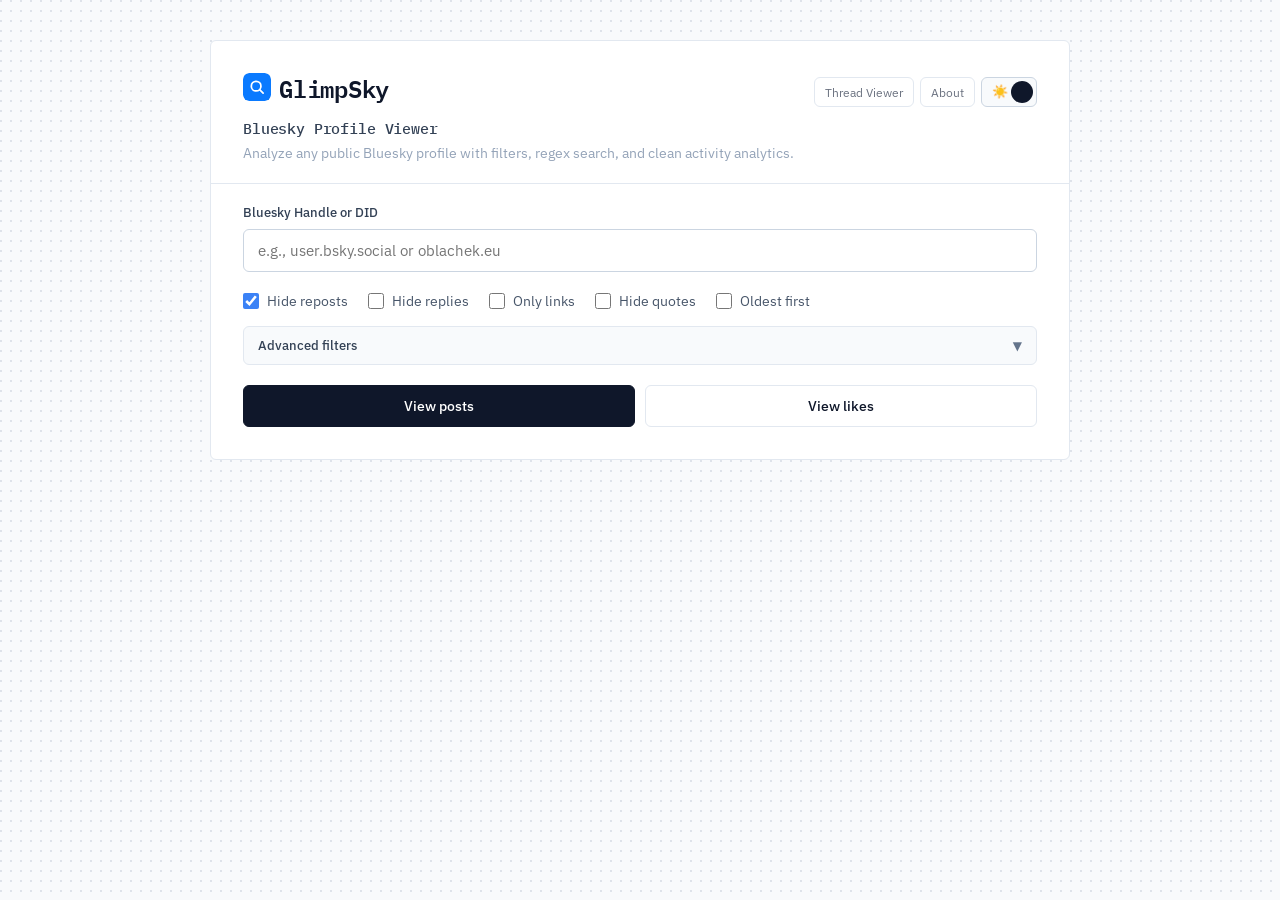
<file: index.html>
<!DOCTYPE html>
<html lang="en">
<head>
    <meta charset="UTF-8">
    <meta name="viewport" content="width=device-width, initial-scale=1.0">
    <title>GlimpSky - Bluesky Profile Viewer, Likes, and Regex Search</title>
    <meta name="description" content="Explore public Bluesky posts, likes, followers, and account activity. Filter by date, author, and regex with interactive analytics. No login required.">
    <meta name="keywords" content="bluesky regex, bluesky regex search, bluesky viewer, bluesky likes viewer, bluesky profile viewer, at protocol viewer, bluesky follower search, bluesky posts viewer">
    <meta name="robots" content="index, follow">
    <meta name="googlebot" content="index, follow, max-image-preview:large">
    <meta property="og:title" content="GlimpSky - Bluesky Profile Viewer, Likes, and Regex Search">
    <meta property="og:description" content="Explore public Bluesky posts, likes, followers, and account activity. Filter by date, author, and regex with interactive analytics. No login required.">
    <meta property="og:type" content="website">
    <meta property="og:site_name" content="GlimpSky">
    <meta property="og:image" content="https://glimpsky.oblachek.eu/assets/og-image.png?v=20260225d">
    <meta property="og:image:url" content="https://glimpsky.oblachek.eu/assets/og-image.png?v=20260225d">
    <meta property="og:image:secure_url" content="https://glimpsky.oblachek.eu/assets/og-image.png?v=20260225d">
    <meta property="og:image:type" content="image/png">
    <meta property="og:image:width" content="1200">
    <meta property="og:image:height" content="630">
    <meta property="og:image:alt" content="GlimpSky Bluesky Profile Viewer">
    <meta property="og:url" content="https://glimpsky.oblachek.eu/" id="ogUrl">
    <meta name="twitter:card" content="summary_large_image">
    <meta name="twitter:title" content="GlimpSky - Bluesky Profile Viewer, Likes, and Regex Search">
    <meta name="twitter:description" content="Explore public Bluesky posts, likes, followers, and account activity. Filter by date, author, and regex with interactive analytics. No login required.">
    <meta name="twitter:image" content="https://glimpsky.oblachek.eu/assets/og-image.png?v=20260225d">
    <meta name="twitter:image:alt" content="GlimpSky Bluesky Profile Viewer">
    <meta name="twitter:url" content="https://glimpsky.oblachek.eu/" id="twitterUrl">
    <meta name="author" content="oblachek.eu">
    <link rel="canonical" href="https://glimpsky.oblachek.eu/" id="canonicalUrl">
    <link rel="alternate" hreflang="en" href="https://glimpsky.oblachek.eu/">
    <link rel="alternate" hreflang="x-default" href="https://glimpsky.oblachek.eu/">
    <link rel="icon" href="assets/favicon.svg" type="image/svg+xml">
    <script type="application/ld+json" id="seoStructuredData">
        {
            "@context": "https://schema.org",
            "@type": "WebApplication",
            "name": "GlimpSky",
            "applicationCategory": "SocialNetworkingApplication",
            "operatingSystem": "Web",
            "description": "Explore public Bluesky posts, likes, followers, and account activity. Filter by date, author, and regex with interactive analytics. No login required.",
            "url": "https://glimpsky.oblachek.eu/"
        }
    </script>
    <script type="application/ld+json">
        {
            "@context": "https://schema.org",
            "@type": "FAQPage",
            "mainEntity": [
                {
                    "@type": "Question",
                    "name": "What is GlimpSky?",
                    "acceptedAnswer": {
                        "@type": "Answer",
                        "text": "GlimpSky is a Bluesky profile viewer for exploring public posts, likes, followers, and profile activity."
                    }
                },
                {
                    "@type": "Question",
                    "name": "Do I need to sign in to use GlimpSky?",
                    "acceptedAnswer": {
                        "@type": "Answer",
                        "text": "No. GlimpSky reads publicly available Bluesky and AT Protocol data and does not require login."
                    }
                },
                {
                    "@type": "Question",
                    "name": "Can I view likes and filter posts?",
                    "acceptedAnswer": {
                        "@type": "Answer",
                        "text": "Yes. You can view likes, hide reposts or replies, filter by date, and search with plain text or regex."
                    }
                },
                {
                    "@type": "Question",
                    "name": "Does GlimpSky support Bluesky regex search?",
                    "acceptedAnswer": {
                        "@type": "Answer",
                        "text": "Yes. Search fields support /pattern/flags regex syntax for post text, author filters, and follower/following list search."
                    }
                }
            ]
        }
    </script>
    <script>
        (function () {
            try {
                var stored = localStorage.getItem('glimpsky-theme');
                var darkPreferred = window.matchMedia && window.matchMedia('(prefers-color-scheme: dark)').matches;
                var theme = (stored === 'dark' || stored === 'light') ? stored : (darkPreferred ? 'dark' : 'light');
                document.documentElement.setAttribute('data-theme', theme);
            } catch (e) {}
        })();
    </script>
    <link rel="stylesheet" href="styles.css?v=20260314f">
</head>
<body>
    <div class="container">
        <div class="header">
            <div class="title-row">
                <img src="assets/favicon.svg" alt="" class="title-icon">
                <h1 id="mainTitle">GlimpSky</h1>
                <div class="title-actions">
                    <div class="title-links">
                        <a class="about-btn" href="thread-viewer/">Thread Viewer</a>
                        <button class="about-btn" id="infoBtn" type="button">About</button>
                    </div>
                    <button class="about-btn" id="themeToggleBtn" type="button" aria-label="Toggle dark mode" aria-pressed="false"></button>
                </div>
            </div>
            <p class="title-sub">Bluesky Profile Viewer</p>
            <p class="subtitle">Analyze any public Bluesky profile with filters, regex search, and clean activity analytics.</p>
            <div class="header-divider"></div>
            
            <div class="input-group">
                <label for="handle">Bluesky Handle or DID</label>
                <div class="input-with-clear">
                    <input 
                        type="text" 
                        id="handle" 
                        placeholder="e.g., user.bsky.social or oblachek.eu"
                        value="">
                    <button class="clear-input" type="button" data-clear-target="handle" aria-label="Clear handle">×</button>
                </div>
                <div class="suggestions">
                    <div class="suggestions-panel" id="handleSuggestions"></div>
                </div>
            </div>

            <div class="filter-options">
                <div class="checkbox-group">
                    <input type="checkbox" id="hideReposts" checked>
                    <label for="hideReposts">Hide reposts</label>
                </div>
                <div class="checkbox-group">
                    <input type="checkbox" id="hideReplies">
                    <label for="hideReplies">Hide replies</label>
                </div>
                <div class="checkbox-group">
                    <input type="checkbox" id="onlyLinks">
                    <label for="onlyLinks">Only links</label>
                </div>
                <div class="checkbox-group">
                    <input type="checkbox" id="hideQuotes">
                    <label for="hideQuotes">Hide quotes</label>
                </div>
                <div class="checkbox-group">
                    <input type="checkbox" id="sortOldest">
                    <label for="sortOldest">Oldest first</label>
                </div>
            </div>

            <div class="advanced-filters-inline" id="advancedFiltersInline">
                <button class="advanced-filters-toggle" id="advancedFiltersToggle" type="button" aria-expanded="false" aria-controls="advancedFiltersContent">
                    <span>Advanced filters</span>
                    <span class="toggle-icon">▼</span>
                </button>
                <div class="advanced-filters-content" id="advancedFiltersContent">
                    <div class="filter-section">
                        <label for="dateFrom">Filter by date range</label>
                        <div class="date-inputs">
                            <input type="date" id="dateFrom" placeholder="From">
                            <input type="date" id="dateTo" placeholder="To">
                        </div>
                    </div>

                    <div class="filter-section filter-section-spaced">
                        <label for="searchText">Search posts by text</label>
                        <div class="input-with-clear">
                            <input type="text" class="search-input" id="searchText" placeholder="e.g., keywords or /hello.*/i">
                            <button class="clear-input" type="button" data-clear-target="searchText" aria-label="Clear search text">×</button>
                        </div>
                    </div>

                    <div class="filter-section filter-section-spaced">
                        <label for="searchAuthor">Search by author</label>
                        <div class="input-with-clear">
                            <input type="text" class="search-input" id="searchAuthor" placeholder="e.g., /bsky\\.social$/ or @handle">
                            <button class="clear-input" type="button" data-clear-target="searchAuthor" aria-label="Clear author search">×</button>
                        </div>
                        <div class="regex-help">Both fields: plain text works by default. Use /pattern/flags for regex (e.g., /hello.*/i). Click a hashtag in any post to filter by it.</div>
                    </div>

                    <div class="filter-banner" id="filterBanner">
                        <span class="filter-banner-text">Showing filtered results for loaded items only. Load all for complete results?</span>
                        <div class="filter-banner-actions">
                            <button class="btn-outline" id="filterLoadBtn" type="button">Load and apply</button>
                            <button class="btn-outline" id="filterCancelBtn" type="button">Cancel</button>
                        </div>
                    </div>
                </div>
            </div>

            <div class="button-group">
                <button class="btn-tab" id="loadPostsBtn">View posts</button>
                <button class="btn-tab" id="loadLikesBtn">View likes</button>
            </div>
        </div>

        <div id="error"></div>
        
        <div class="profile-card" id="profileCard"></div>

        <div class="content-section" id="contentSection">
            <div class="section-header">
                <div class="section-title-row">
                    <h3 class="section-title" id="sectionTitle">Posts</h3>
                    <div class="section-actions">
                        <button class="btn-secondary current-view-btn" id="copyCurrentViewBtn" type="button">Copy current view</button>
                        <button class="analytics-toggle-btn" id="analyticsToggleBtn" type="button" aria-expanded="false">
                            <span class="analytics-toggle-label">Show analytics</span>
                        </button>
                    </div>
                </div>
                <div class="coverage-hint" id="coverageHint"></div>
            </div>
            <div class="visualizations" id="visualizations" aria-live="polite"></div>
            <div id="content"></div>
            <div class="load-more-container" id="loadMoreContainer">
                <button class="load-more" id="loadMoreBtn">Load more</button>
            </div>
        </div>

    </div>

    
    <div id="listModal" class="modal" aria-hidden="true">
        <div class="modal-content" role="dialog" aria-modal="true" aria-labelledby="listModalTitle">
            <div class="modal-header">
                <div class="modal-title" id="listModalTitle">List</div>
                <button id="listModalClose" class="iconButton" type="button" aria-label="Close">×</button>
            </div>
            <div id="listModalMeta" class="modal-meta"></div>
            <div id="listModalSearchWrap" class="modal-search" style="display: none;">
                <div class="modal-search-row">
                    <input type="text" class="search-input" id="listModalSearch" placeholder="Search name/@handle or /regex/i">
                    <button class="btn-secondary modal-search-all-btn" id="listModalSearchAllBtn" type="button" style="display: none;">Search all</button>
                </div>
                <div class="modal-search-hint" id="listModalSearchHint" style="display: none;"></div>
            </div>
            <div id="listModalList" class="modal-list"></div>
            <div class="modal-footer">
                <button id="listModalLoadMore" class="btn-secondary" type="button">Load more</button>
            </div>
        </div>
    </div>

    <div id="infoModal" class="modal" aria-hidden="true">
        <div class="info-modal-content" role="dialog" aria-modal="true">
            <div class="info-modal-header">
                <h2>About This Tool</h2>
            </div>
            <div class="info-modal-body">
                <p>Have you ever found a possibly interesting account that reposts a lot and wanted to quickly check whether they post original content, and what that content actually looks like?</p>
                <p>GlimpSky lets you explore public posts, likes, followers and other information from any Bluesky account. All data comes from the open AT Protocol via public Bluesky APIs and PDS endpoints. It also demonstrates how accessible open data on ATProto can be.</p>
                
                <p><strong>Inspired by</strong> <a href="https://github.com/ClearskyApp06/clearskyservices" target="_blank" rel="noopener noreferrer">Clearsky</a> (blocking features) and <a href="https://github.com/luizzeroxis/bluesky-likes/" target="_blank" rel="noopener noreferrer">Bluesky Likes by luizzeroxis</a> (likes display).</p>
                
                <p><strong>Made by</strong> <a href="https://bsky.app/profile/oblachek.eu" target="_blank" rel="noopener noreferrer">oblachek.eu</a> with a very big amount of good vibes named ChatGPT and Claude.</p>

                <p>This tool is for informational and educational purposes only. GlimpSky is an independent project and is not affiliated with, endorsed by, or sponsored by Bluesky Social PBC or the AT Protocol project.</p>
                <p class="guides-note"><strong>Guides:</strong> <a href="/guides/bluesky-profile-viewer/">Bluesky Profile Viewer</a>, <a href="/guides/bluesky-likes-viewer/">Bluesky Likes Viewer</a>, <a href="/guides/bluesky-followers-search/">Bluesky Followers Search</a>, <a href="/guides/bluesky-thread-viewer/">Bluesky Thread Viewer</a>.</p>
                <p class="share-line">Share: <a class="share-link" id="shareToolBtn" href="#" role="button">Copy link</a> <a class="share-link" id="shareBskyLink" href="#" target="_blank" rel="noopener noreferrer">Share on Bluesky</a></p>
            </div>
            <div class="info-modal-footer">
                <button id="infoModalClose" type="button">Close</button>
            </div>
        </div>
    </div>

<script src="app.js?v=20260314e" defer></script>

<!-- 100% privacy-first analytics -->
<script data-collect-dnt="true" async src="https://scripts.simpleanalyticscdn.com/latest.js"></script>
<noscript>
  <img
    src="https://queue.simpleanalyticscdn.com/noscript.gif?collect-dnt=true"
    alt=""
    referrerpolicy="no-referrer-when-downgrade"
  />
</noscript>
<script async src="https://scripts.simpleanalyticscdn.com/auto-events.js"></script>

</body>
</html>
</file>
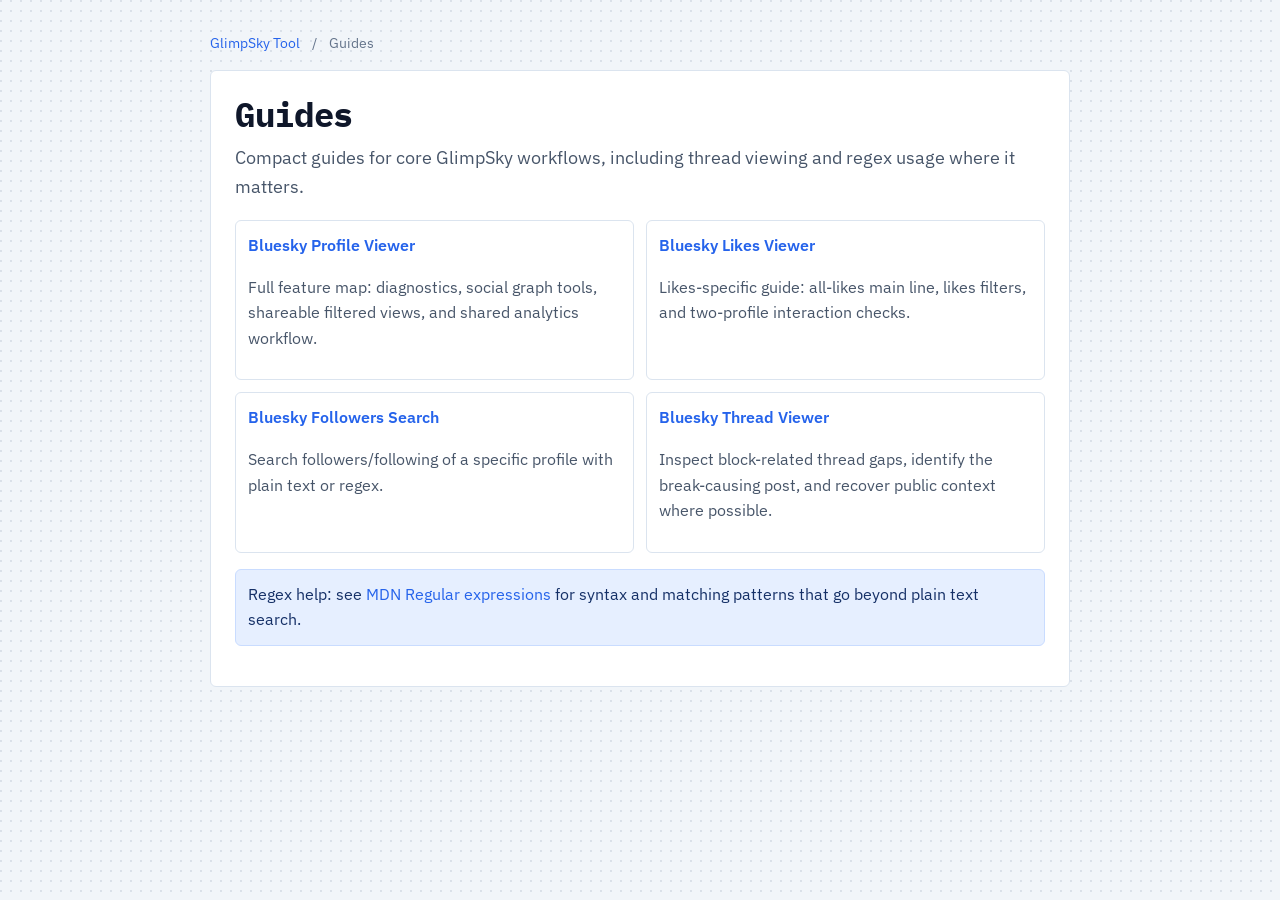
<file: guides/index.html>
<!DOCTYPE html>
<html lang="en">
<head>
  <meta charset="UTF-8">
  <meta name="viewport" content="width=device-width, initial-scale=1.0">
  <title>GlimpSky Guides - Bluesky Profile, Likes, Followers, and Thread Viewer</title>
  <meta name="description" content="Step-by-step guides for Bluesky profile analysis, likes filtering, follower search, thread viewing, and practical regex workflows on public data.">
  <meta name="robots" content="index, follow">
  <meta property="og:title" content="GlimpSky Guides - Profile, Likes, Followers, Thread Viewer">
  <meta property="og:description" content="Compact guides for profile analysis, likes analysis, follower search, thread viewing, and regex workflows.">
  <meta property="og:type" content="website">
  <meta property="og:url" content="https://glimpsky.oblachek.eu/guides/">
  <meta property="og:image" content="https://glimpsky.oblachek.eu/assets/og-image.png?v=20260225c">
  <meta name="twitter:card" content="summary_large_image">
  <meta name="twitter:title" content="GlimpSky Guides - Profile, Likes, Followers, Thread Viewer">
  <meta name="twitter:description" content="Guides for profile analysis, likes, follower search, thread viewing, and regex workflows on public Bluesky data.">
  <link rel="canonical" href="https://glimpsky.oblachek.eu/guides/">
  <link rel="alternate" hreflang="en" href="https://glimpsky.oblachek.eu/guides/">
  <link rel="alternate" hreflang="x-default" href="https://glimpsky.oblachek.eu/guides/">
  <link rel="icon" href="/assets/favicon.svg" type="image/svg+xml">
  <link rel="stylesheet" href="/guides/guide.css?v=20260225e">
</head>
<body>
  <div class="page">
    <div class="topbar">
      <a href="/">GlimpSky Tool</a>
      <span>/</span>
      <span>Guides</span>
    </div>

    <article class="card">
      <h1>Guides</h1>
      <p class="lead">Compact guides for core GlimpSky workflows, including thread viewing and regex usage where it matters.</p>

      <div class="grid">
        <div class="tile">
          <h3><a href="/guides/bluesky-profile-viewer/">Bluesky Profile Viewer</a></h3>
          <p>Full feature map: diagnostics, social graph tools, shareable filtered views, and shared analytics workflow.</p>
        </div>
        <div class="tile">
          <h3><a href="/guides/bluesky-likes-viewer/">Bluesky Likes Viewer</a></h3>
          <p>Likes-specific guide: all-likes main line, likes filters, and two-profile interaction checks.</p>
        </div>
        <div class="tile">
          <h3><a href="/guides/bluesky-followers-search/">Bluesky Followers Search</a></h3>
          <p>Search followers/following of a specific profile with plain text or regex.</p>
        </div>
        <div class="tile">
          <h3><a href="/guides/bluesky-thread-viewer/">Bluesky Thread Viewer</a></h3>
          <p>Inspect block-related thread gaps, identify the break-causing post, and recover public context where possible.</p>
        </div>
      </div>

      <p class="note">Regex help: see <a href="https://developer.mozilla.org/en-US/docs/Web/JavaScript/Guide/Regular_expressions" target="_blank" rel="noopener noreferrer">MDN Regular expressions</a> for syntax and matching patterns that go beyond plain text search.</p>
    </article>
  </div>
</body>
</html>
</file>
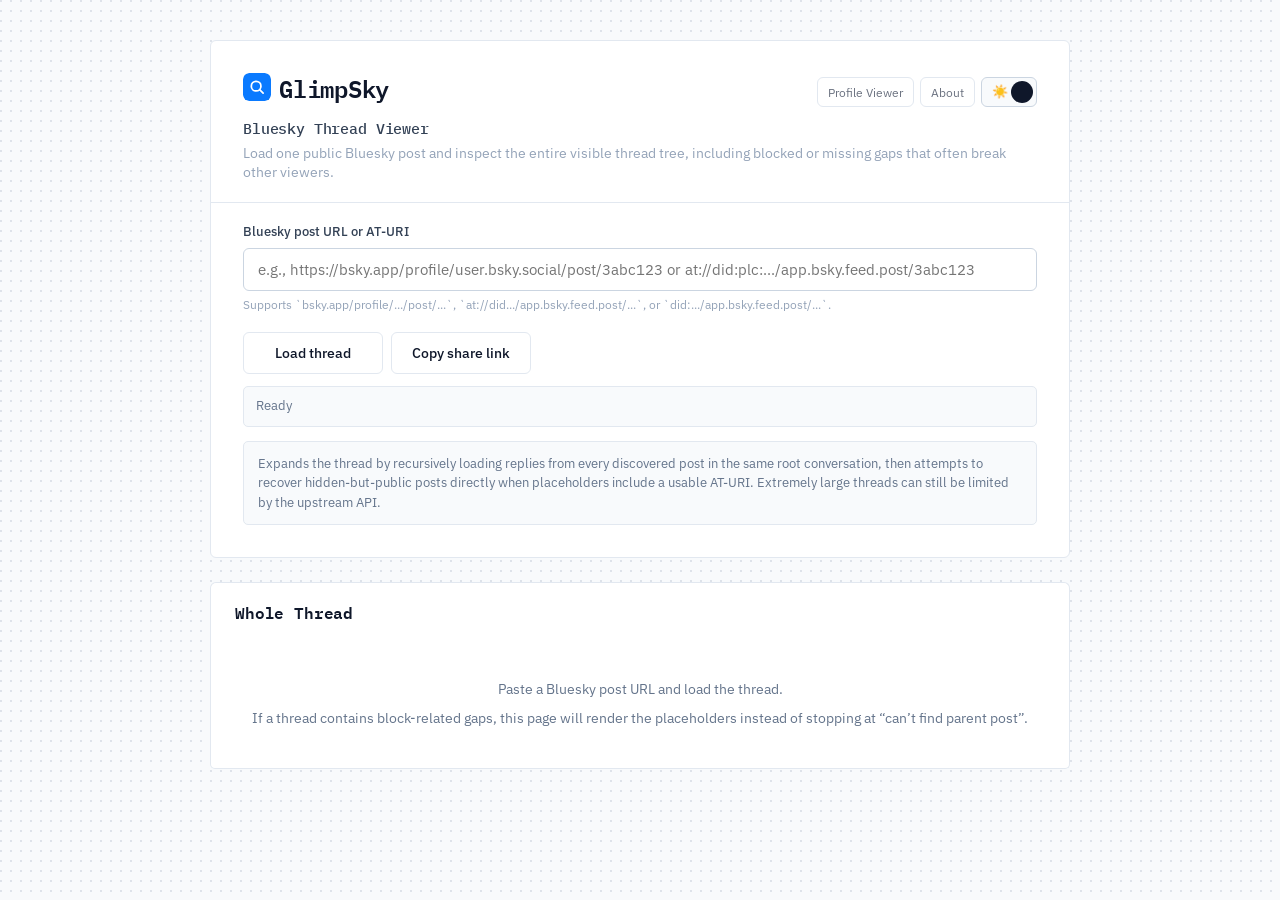
<file: thread-viewer/index.html>
<!DOCTYPE html>
<html lang="en">
<head>
    <meta charset="UTF-8">
    <meta name="viewport" content="width=device-width, initial-scale=1.0">
    <title>GlimpSky Thread Viewer - Full Bluesky Thread Tree</title>
    <meta name="description" content="Load a public Bluesky post and inspect the full visible thread tree, including blocked or missing gaps that other viewers often skip.">
    <meta name="keywords" content="bluesky thread viewer, bluesky replies viewer, bluesky blocked thread, at protocol thread viewer">
    <meta name="robots" content="index, follow">
    <meta property="og:title" content="GlimpSky Thread Viewer - Full Bluesky Thread Tree">
    <meta property="og:description" content="Inspect full public Bluesky threads, including blocked and missing placeholders, from a single post URL.">
    <meta property="og:type" content="website">
    <meta property="og:site_name" content="GlimpSky">
    <meta property="og:url" content="https://glimpsky.oblachek.eu/thread-viewer/" id="ogUrl">
    <meta property="og:image" content="https://glimpsky.oblachek.eu/assets/og-image.png?v=20260225d">
    <meta name="twitter:card" content="summary_large_image">
    <meta name="twitter:title" content="GlimpSky Thread Viewer - Full Bluesky Thread Tree">
    <meta name="twitter:description" content="Inspect full public Bluesky threads, including blocked and missing placeholders, from a single post URL.">
    <meta name="twitter:image" content="https://glimpsky.oblachek.eu/assets/og-image.png?v=20260225d">
    <meta name="author" content="oblachek.eu">
    <link rel="canonical" href="https://glimpsky.oblachek.eu/thread-viewer/">
    <link rel="alternate" hreflang="en" href="https://glimpsky.oblachek.eu/thread-viewer/">
    <link rel="alternate" hreflang="x-default" href="https://glimpsky.oblachek.eu/thread-viewer/">
    <link rel="icon" href="../assets/favicon.svg" type="image/svg+xml">
    <script type="application/ld+json">
        {
            "@context": "https://schema.org",
            "@type": "WebApplication",
            "name": "GlimpSky Thread Viewer",
            "applicationCategory": "SocialNetworkingApplication",
            "operatingSystem": "Web",
            "description": "Load a public Bluesky post and inspect the full visible thread tree, including blocked or missing gaps.",
            "url": "https://glimpsky.oblachek.eu/thread-viewer/"
        }
    </script>
    <script>
        (function () {
            try {
                var stored = localStorage.getItem('glimpsky-theme');
                var darkPreferred = window.matchMedia && window.matchMedia('(prefers-color-scheme: dark)').matches;
                var theme = (stored === 'dark' || stored === 'light') ? stored : (darkPreferred ? 'dark' : 'light');
                document.documentElement.setAttribute('data-theme', theme);
            } catch (e) {}
        })();
    </script>
    <link rel="stylesheet" href="../styles.css?v=20260314a">
    <link rel="stylesheet" href="./thread-viewer.css?v=20260314a">
</head>
<body>
    <div class="container thread-page">
        <div class="header">
            <div class="title-row">
                <img src="../assets/favicon.svg" alt="" class="title-icon">
                <h1 id="mainTitle">GlimpSky</h1>
                <div class="title-actions">
                    <div class="title-links">
                        <a class="about-btn" href="../">Profile Viewer</a>
                        <button class="about-btn" id="infoBtn" type="button">About</button>
                    </div>
                    <button class="about-btn" id="themeToggleBtn" type="button" aria-label="Toggle dark mode" aria-pressed="false"></button>
                </div>
            </div>
            <p class="title-sub is-reset-trigger" id="threadViewerReset" role="button" tabindex="0" aria-label="Reset thread viewer">Bluesky Thread Viewer</p>
            <p class="subtitle">Load one public Bluesky post and inspect the entire visible thread tree, including blocked or missing gaps that often break other viewers.</p>
            <div class="header-divider"></div>

            <div class="input-group">
                <label for="threadInput">Bluesky post URL or AT-URI</label>
                <div class="input-with-clear">
                    <input
                        type="text"
                        id="threadInput"
                        placeholder="e.g., https://bsky.app/profile/user.bsky.social/post/3abc123 or at://did:plc:.../app.bsky.feed.post/3abc123">
                    <button class="clear-input" type="button" data-clear-target="threadInput" aria-label="Clear thread input">×</button>
                </div>
                <div class="regex-help">Supports `bsky.app/profile/.../post/...`, `at://did.../app.bsky.feed.post/...`, or `did:.../app.bsky.feed.post/...`.</div>
            </div>

            <div class="thread-hero-actions">
                <button class="btn-tab" id="loadThreadBtn" type="button">Load thread</button>
                <button class="btn-secondary" id="copyShareBtn" type="button">Copy share link</button>
            </div>

            <div class="thread-status" id="threadStatus" aria-live="polite">Ready</div>

            <div class="thread-request-note">
                Expands the thread by recursively loading replies from every discovered post in the same root conversation, then attempts to recover hidden-but-public posts directly when placeholders include a usable AT-URI. Extremely large threads can still be limited by the upstream API.
            </div>
        </div>

        <div id="error"></div>

        <div class="content-section thread-results" id="threadResults">
            <div class="section-header">
                <div class="section-title-row">
                    <h2 class="section-title">Whole Thread</h2>
                </div>
            </div>
            <div id="threadContent">
                <div class="empty-state thread-empty-state">
                    <p>Paste a Bluesky post URL and load the thread.</p>
                    <p class="thread-empty-help">If a thread contains block-related gaps, this page will render the placeholders instead of stopping at “can’t find parent post”.</p>
                </div>
            </div>
        </div>
    </div>

    <div id="infoModal" class="modal" aria-hidden="true">
        <div class="info-modal-content" role="dialog" aria-modal="true" aria-labelledby="threadInfoTitle">
            <div class="info-modal-header">
                <h2 id="threadInfoTitle">About This Tool</h2>
            </div>
            <div class="info-modal-body">
                <p>GlimpSky Thread Viewer loads one public Bluesky post and reconstructs the widest publicly reachable conversation around it.</p>
                <p>If you are annoyed that a whole conversation or argument becomes unreadable even when you are not the blocked person, this is the practical problem this viewer is built for.</p>
                <p>It is built for threads that break in normal viewers because blocked or unavailable placeholders interrupt the public thread response.</p>
                <p>All data comes from public Bluesky and AT Protocol endpoints. The viewer can surface thread breaks and sometimes recover still-public posts, but it cannot prove who blocked whom from public data alone.</p>
                <p><strong>Guides:</strong> <a href="/guides/bluesky-thread-viewer/">Bluesky Thread Viewer</a>, <a href="/guides/bluesky-profile-viewer/">Bluesky Profile Viewer</a>, <a href="/guides/bluesky-followers-search/">Bluesky Followers Search</a>.</p>
                <p>This tool is for informational and educational purposes only. GlimpSky is an independent project and is not affiliated with, endorsed by, or sponsored by Bluesky Social PBC or the AT Protocol project.</p>
            </div>
            <div class="info-modal-footer">
                <button id="infoModalClose" type="button">Close</button>
            </div>
        </div>
    </div>

    <script src="./app.js?v=20260314a" defer></script>

    <script data-collect-dnt="true" async src="https://scripts.simpleanalyticscdn.com/latest.js"></script>
    <noscript>
      <img
        src="https://queue.simpleanalyticscdn.com/noscript.gif?collect-dnt=true"
        alt=""
        referrerpolicy="no-referrer-when-downgrade"
      />
    </noscript>
    <script async src="https://scripts.simpleanalyticscdn.com/auto-events.js"></script>
</body>
</html>
</file>
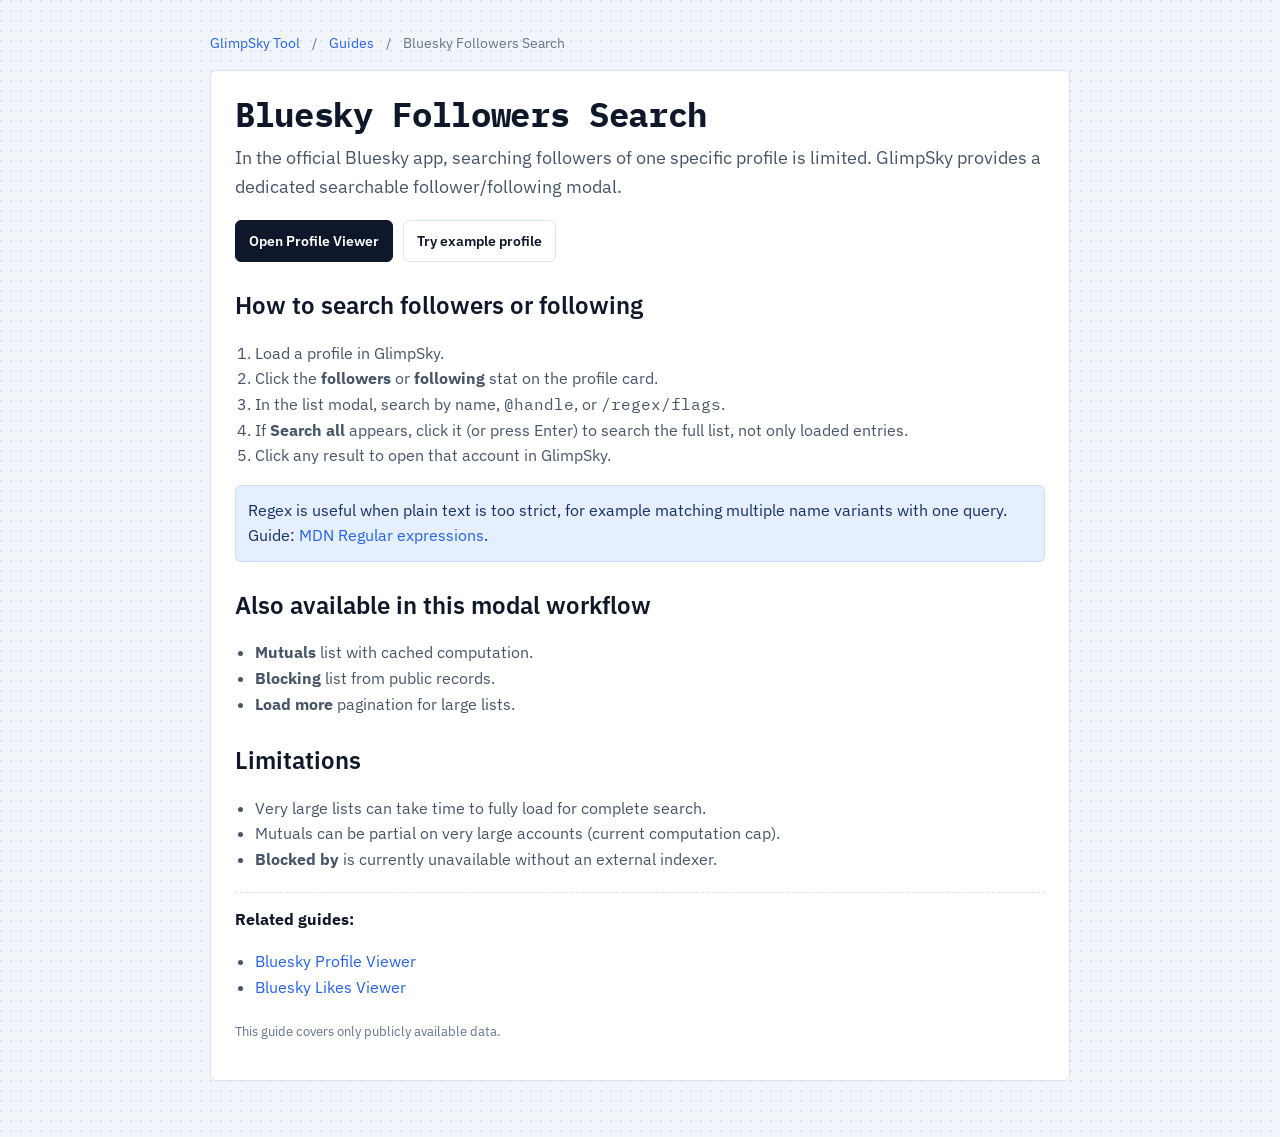
<file: guides/bluesky-followers-search/index.html>
<!DOCTYPE html>
<html lang="en">
<head>
  <meta charset="UTF-8">
  <meta name="viewport" content="width=device-width, initial-scale=1.0">
  <title>Bluesky Followers Search - Search Followers and Following | GlimpSky</title>
  <meta name="description" content="Search followers and following of a specific public Bluesky profile with plain text or regex, including full-list search for larger accounts.">
  <meta name="robots" content="index, follow">
  <meta property="og:title" content="Bluesky Followers Search - GlimpSky">
  <meta property="og:description" content="Find specific accounts inside follower/following lists of public Bluesky profiles.">
  <meta property="og:type" content="article">
  <meta property="og:url" content="https://glimpsky.oblachek.eu/guides/bluesky-followers-search/">
  <meta property="og:image" content="https://glimpsky.oblachek.eu/assets/og-image.png?v=20260225c">
  <meta name="twitter:card" content="summary_large_image">
  <meta name="twitter:title" content="Bluesky Followers Search - GlimpSky">
  <meta name="twitter:description" content="Search followers/following with regex and full-list loading.">
  <link rel="canonical" href="https://glimpsky.oblachek.eu/guides/bluesky-followers-search/">
  <link rel="alternate" hreflang="en" href="https://glimpsky.oblachek.eu/guides/bluesky-followers-search/">
  <link rel="alternate" hreflang="x-default" href="https://glimpsky.oblachek.eu/guides/bluesky-followers-search/">
  <link rel="icon" href="/assets/favicon.svg" type="image/svg+xml">
  <link rel="stylesheet" href="/guides/guide.css?v=20260225e">
  <script type="application/ld+json">
    {
      "@context": "https://schema.org",
      "@type": "Article",
      "headline": "Bluesky Followers Search - Search Followers and Following",
      "description": "Search followers and following of a specific public Bluesky profile with plain text or regex, including full-list search.",
      "inLanguage": "en",
      "mainEntityOfPage": "https://glimpsky.oblachek.eu/guides/bluesky-followers-search/",
      "author": {
        "@type": "Organization",
        "name": "GlimpSky"
      },
      "publisher": {
        "@type": "Organization",
        "name": "GlimpSky"
      }
    }
  </script>
  <script type="application/ld+json">
    {
      "@context": "https://schema.org",
      "@type": "FAQPage",
      "mainEntity": [
        {
          "@type": "Question",
          "name": "Can I search followers of one specific Bluesky profile?",
          "acceptedAnswer": {
            "@type": "Answer",
            "text": "Yes. Open a profile in GlimpSky, click followers or following, and search inside that specific list."
          }
        },
        {
          "@type": "Question",
          "name": "Does follower search support regex?",
          "acceptedAnswer": {
            "@type": "Answer",
            "text": "Yes. The list modal supports plain text and regex with /pattern/flags syntax."
          }
        },
        {
          "@type": "Question",
          "name": "Why can full search take longer on large accounts?",
          "acceptedAnswer": {
            "@type": "Answer",
            "text": "Large lists need additional loading for complete search coverage, so Search all can take extra time."
          }
        }
      ]
    }
  </script>
</head>
<body>
  <div class="page">
    <div class="topbar">
      <a href="/">GlimpSky Tool</a>
      <span>/</span>
      <a href="/guides/">Guides</a>
      <span>/</span>
      <span>Bluesky Followers Search</span>
    </div>

    <article class="card">
      <h1>Bluesky Followers Search</h1>
      <p class="lead">In the official Bluesky app, searching followers of one specific profile is limited. GlimpSky provides a dedicated searchable follower/following modal.</p>

      <div class="cta-row">
        <a class="btn primary" href="/" target="_blank" rel="noopener noreferrer">Open Profile Viewer</a>
        <a class="btn" href="/?handle=bsky.app&mode=posts" target="_blank" rel="noopener noreferrer">Try example profile</a>
      </div>

      <h2>How to search followers or following</h2>
      <ol>
        <li>Load a profile in GlimpSky.</li>
        <li>Click the <strong>followers</strong> or <strong>following</strong> stat on the profile card.</li>
        <li>In the list modal, search by name, <code>@handle</code>, or <code>/regex/flags</code>.</li>
        <li>If <strong>Search all</strong> appears, click it (or press Enter) to search the full list, not only loaded entries.</li>
        <li>Click any result to open that account in GlimpSky.</li>
      </ol>
      <p class="note">Regex is useful when plain text is too strict, for example matching multiple name variants with one query. Guide: <a href="https://developer.mozilla.org/en-US/docs/Web/JavaScript/Guide/Regular_expressions" target="_blank" rel="noopener noreferrer">MDN Regular expressions</a>.</p>

      <h2>Also available in this modal workflow</h2>
      <ul>
        <li><strong>Mutuals</strong> list with cached computation.</li>
        <li><strong>Blocking</strong> list from public records.</li>
        <li><strong>Load more</strong> pagination for large lists.</li>
      </ul>

      <h2>Limitations</h2>
      <ul>
        <li>Very large lists can take time to fully load for complete search.</li>
        <li>Mutuals can be partial on very large accounts (current computation cap).</li>
        <li><strong>Blocked by</strong> is currently unavailable without an external indexer.</li>
      </ul>

      <div class="related">
        <strong>Related guides:</strong>
        <ul>
          <li><a href="/guides/bluesky-profile-viewer/">Bluesky Profile Viewer</a></li>
          <li><a href="/guides/bluesky-likes-viewer/">Bluesky Likes Viewer</a></li>
        </ul>
      </div>

      <p class="footer">This guide covers only publicly available data.</p>
    </article>
  </div>
</body>
</html>
</file>
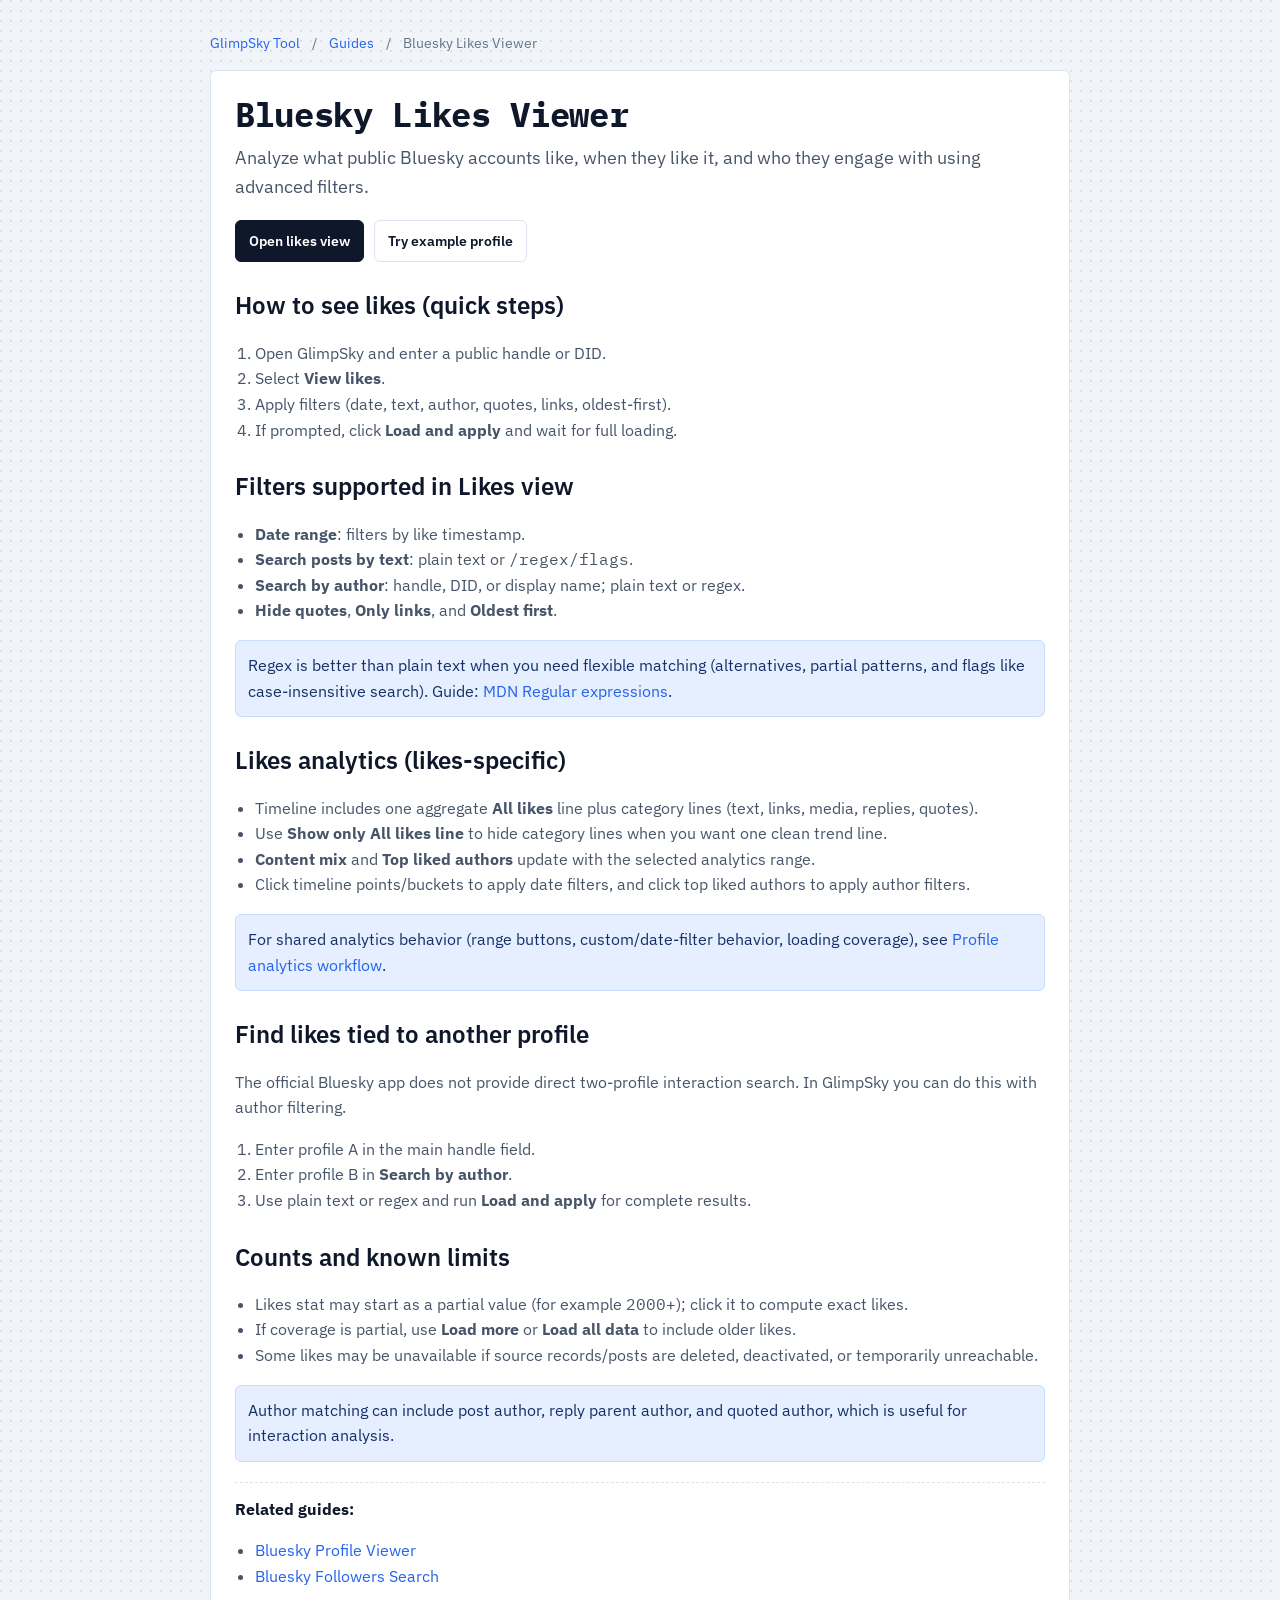
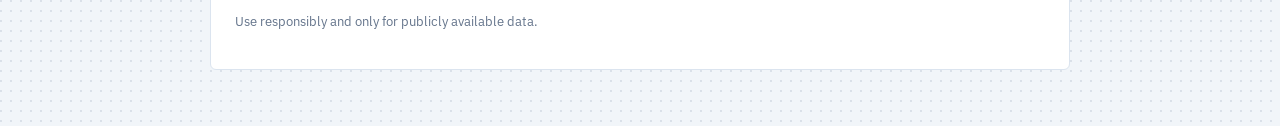
<file: guides/bluesky-likes-viewer/index.html>
<!DOCTYPE html>
<html lang="en">
<head>
  <meta charset="UTF-8">
  <meta name="viewport" content="width=device-width, initial-scale=1.0">
  <title>Bluesky Likes Viewer - Filter and Analyze Public Likes | GlimpSky</title>
  <meta name="description" content="See and filter likes from public Bluesky accounts by text, author, date, and regex, with interactive likes analytics and exact likes recount.">
  <meta name="robots" content="index, follow">
  <meta property="og:title" content="Bluesky Likes Viewer - GlimpSky">
  <meta property="og:description" content="Inspect and filter public Bluesky likes with interactive analytics, all-likes main line mode, and full-load support.">
  <meta property="og:type" content="article">
  <meta property="og:url" content="https://glimpsky.oblachek.eu/guides/bluesky-likes-viewer/">
  <meta property="og:image" content="https://glimpsky.oblachek.eu/assets/og-image.png?v=20260225c">
  <meta name="twitter:card" content="summary_large_image">
  <meta name="twitter:title" content="Bluesky Likes Viewer - GlimpSky">
  <meta name="twitter:description" content="How to see and filter public Bluesky likes with analytics, regex, author search, and date windows.">
  <link rel="canonical" href="https://glimpsky.oblachek.eu/guides/bluesky-likes-viewer/">
  <link rel="alternate" hreflang="en" href="https://glimpsky.oblachek.eu/guides/bluesky-likes-viewer/">
  <link rel="alternate" hreflang="x-default" href="https://glimpsky.oblachek.eu/guides/bluesky-likes-viewer/">
  <link rel="icon" href="/assets/favicon.svg" type="image/svg+xml">
  <link rel="stylesheet" href="/guides/guide.css?v=20260225e">
  <script type="application/ld+json">
    {
      "@context": "https://schema.org",
      "@type": "Article",
      "headline": "Bluesky Likes Viewer - Full Likes Filtering Guide",
      "description": "View and analyze likes of public Bluesky accounts with date/text/author filters, interactive likes analytics, all-likes main line mode, and exact likes recount.",
      "inLanguage": "en",
      "mainEntityOfPage": "https://glimpsky.oblachek.eu/guides/bluesky-likes-viewer/",
      "author": {
        "@type": "Organization",
        "name": "GlimpSky"
      },
      "publisher": {
        "@type": "Organization",
        "name": "GlimpSky"
      }
    }
  </script>
  <script type="application/ld+json">
    {
      "@context": "https://schema.org",
      "@type": "FAQPage",
      "mainEntity": [
        {
          "@type": "Question",
          "name": "Can I see a Bluesky account's likes without logging in?",
          "acceptedAnswer": {
            "@type": "Answer",
            "text": "Yes. GlimpSky reads public data and can show likes for public Bluesky accounts without sign-in."
          }
        },
        {
          "@type": "Question",
          "name": "What filters are available in Likes view?",
          "acceptedAnswer": {
            "@type": "Answer",
            "text": "You can filter by date range, text query, author query, hide quotes, only links, and oldest-first order."
          }
        },
        {
          "@type": "Question",
          "name": "Why can likes count start as 2000+?",
          "acceptedAnswer": {
            "@type": "Answer",
            "text": "Some totals start as partial values; click the likes stat to run an exact recount."
          }
        },
        {
          "@type": "Question",
          "name": "Can I view one combined likes timeline line?",
          "acceptedAnswer": {
            "@type": "Answer",
            "text": "Yes. Likes analytics includes an All likes line and a toggle to show only that main line."
          }
        }
      ]
    }
  </script>
</head>
<body>
  <div class="page">
    <div class="topbar">
      <a href="/">GlimpSky Tool</a>
      <span>/</span>
      <a href="/guides/">Guides</a>
      <span>/</span>
      <span>Bluesky Likes Viewer</span>
    </div>

    <article class="card">
      <h1>Bluesky Likes Viewer</h1>
      <p class="lead">Analyze what public Bluesky accounts like, when they like it, and who they engage with using advanced filters.</p>

      <div class="cta-row">
        <a class="btn primary" href="/?mode=likes" target="_blank" rel="noopener noreferrer">Open likes view</a>
        <a class="btn" href="/?handle=bsky.app&mode=likes" target="_blank" rel="noopener noreferrer">Try example profile</a>
      </div>

      <h2 id="how-to-see-likes">How to see likes (quick steps)</h2>
      <ol>
        <li>Open GlimpSky and enter a public handle or DID.</li>
        <li>Select <strong>View likes</strong>.</li>
        <li>Apply filters (date, text, author, quotes, links, oldest-first).</li>
        <li>If prompted, click <strong>Load and apply</strong> and wait for full loading.</li>
      </ol>

      <h2>Filters supported in Likes view</h2>
      <ul>
        <li><strong>Date range</strong>: filters by like timestamp.</li>
        <li><strong>Search posts by text</strong>: plain text or <code>/regex/flags</code>.</li>
        <li><strong>Search by author</strong>: handle, DID, or display name; plain text or regex.</li>
        <li><strong>Hide quotes</strong>, <strong>Only links</strong>, and <strong>Oldest first</strong>.</li>
      </ul>
      <p class="note">Regex is better than plain text when you need flexible matching (alternatives, partial patterns, and flags like case-insensitive search). Guide: <a href="https://developer.mozilla.org/en-US/docs/Web/JavaScript/Guide/Regular_expressions" target="_blank" rel="noopener noreferrer">MDN Regular expressions</a>.</p>

      <h2 id="likes-analytics">Likes analytics (likes-specific)</h2>
      <ul>
        <li>Timeline includes one aggregate <strong>All likes</strong> line plus category lines (text, links, media, replies, quotes).</li>
        <li>Use <strong>Show only All likes line</strong> to hide category lines when you want one clean trend line.</li>
        <li><strong>Content mix</strong> and <strong>Top liked authors</strong> update with the selected analytics range.</li>
        <li>Click timeline points/buckets to apply date filters, and click top liked authors to apply author filters.</li>
      </ul>
      <p class="note">For shared analytics behavior (range buttons, custom/date-filter behavior, loading coverage), see <a href="/guides/bluesky-profile-viewer/#analytics-workflow">Profile analytics workflow</a>.</p>

      <h2>Find likes tied to another profile</h2>
      <p>The official Bluesky app does not provide direct two-profile interaction search. In GlimpSky you can do this with author filtering.</p>
      <ol>
        <li>Enter profile A in the main handle field.</li>
        <li>Enter profile B in <strong>Search by author</strong>.</li>
        <li>Use plain text or regex and run <strong>Load and apply</strong> for complete results.</li>
      </ol>

      <h2>Counts and known limits</h2>
      <ul>
        <li>Likes stat may start as a partial value (for example <code>2000+</code>); click it to compute exact likes.</li>
        <li>If coverage is partial, use <strong>Load more</strong> or <strong>Load all data</strong> to include older likes.</li>
        <li>Some likes may be unavailable if source records/posts are deleted, deactivated, or temporarily unreachable.</li>
      </ul>

      <p class="note">Author matching can include post author, reply parent author, and quoted author, which is useful for interaction analysis.</p>

      <div class="related">
        <strong>Related guides:</strong>
        <ul>
          <li><a href="/guides/bluesky-profile-viewer/">Bluesky Profile Viewer</a></li>
          <li><a href="/guides/bluesky-followers-search/">Bluesky Followers Search</a></li>
        </ul>
      </div>

      <p class="footer">Use responsibly and only for publicly available data.</p>
    </article>
  </div>
</body>
</html>
</file>
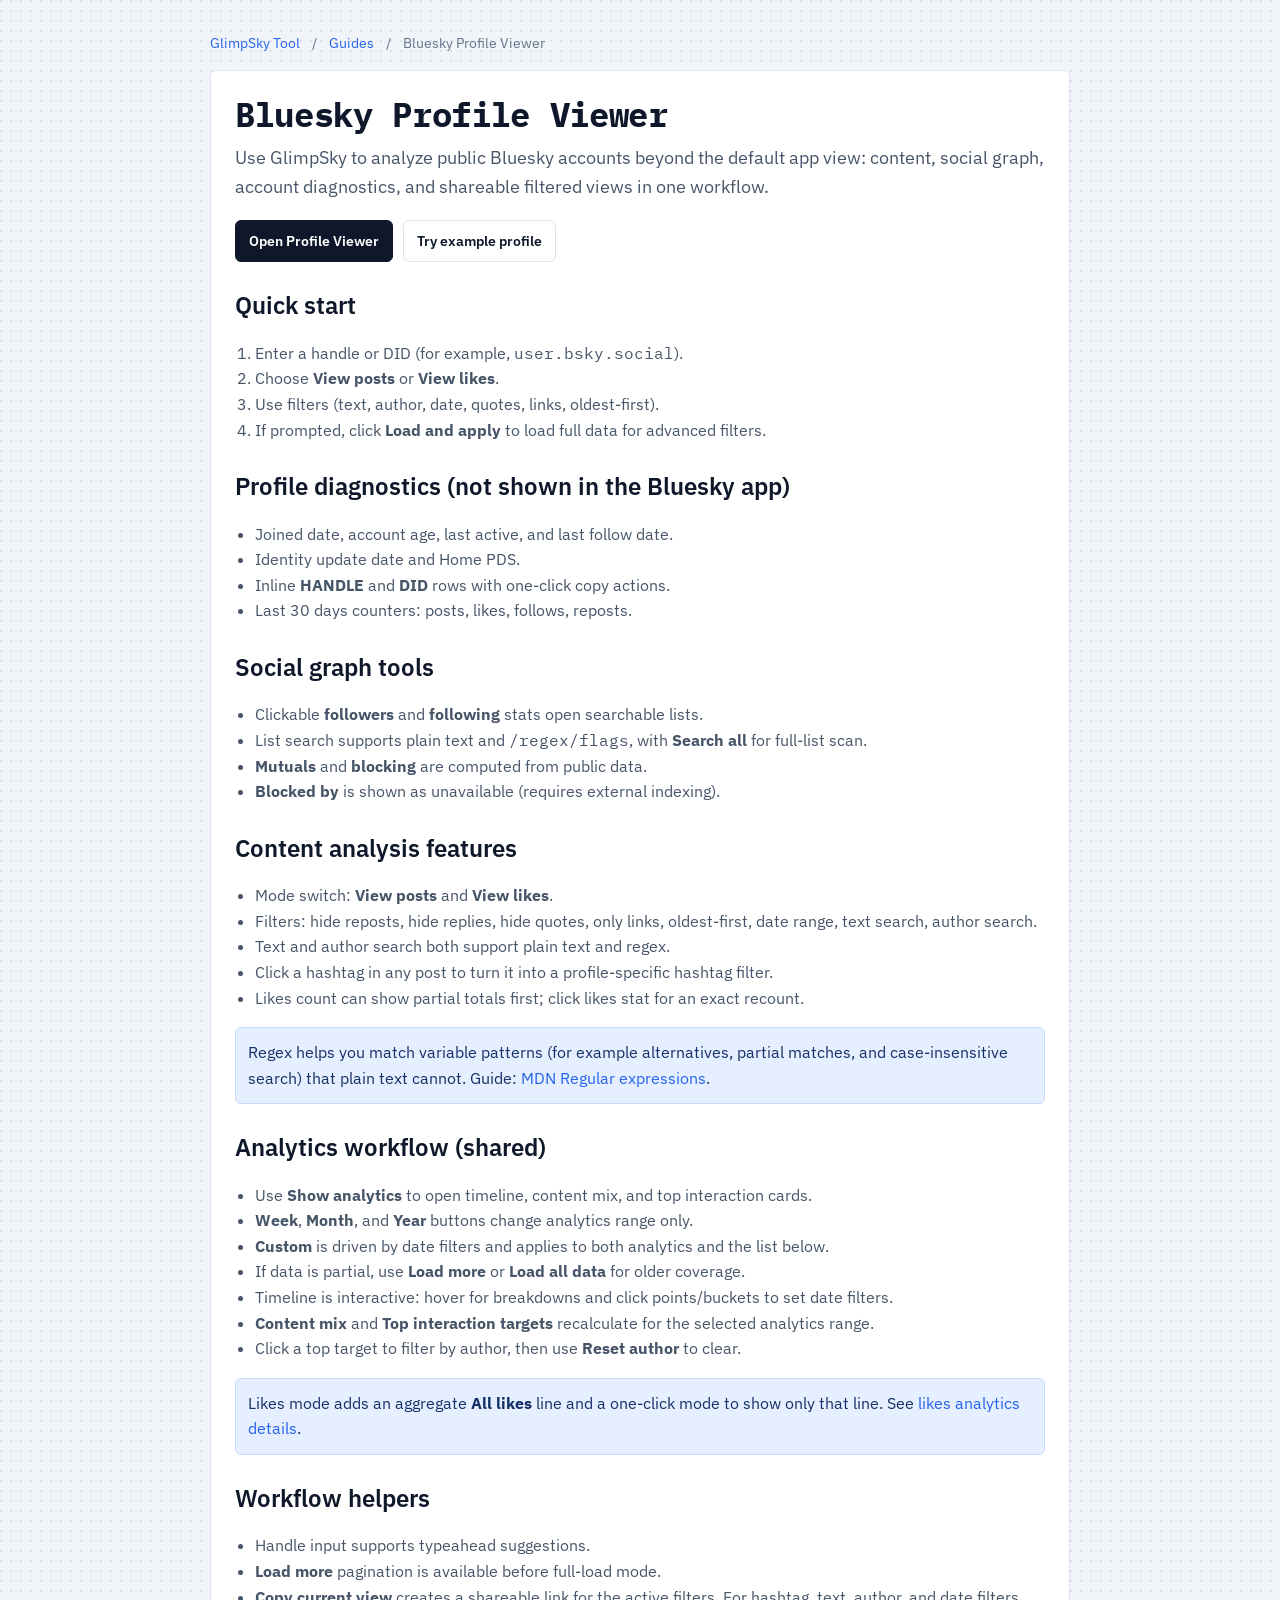
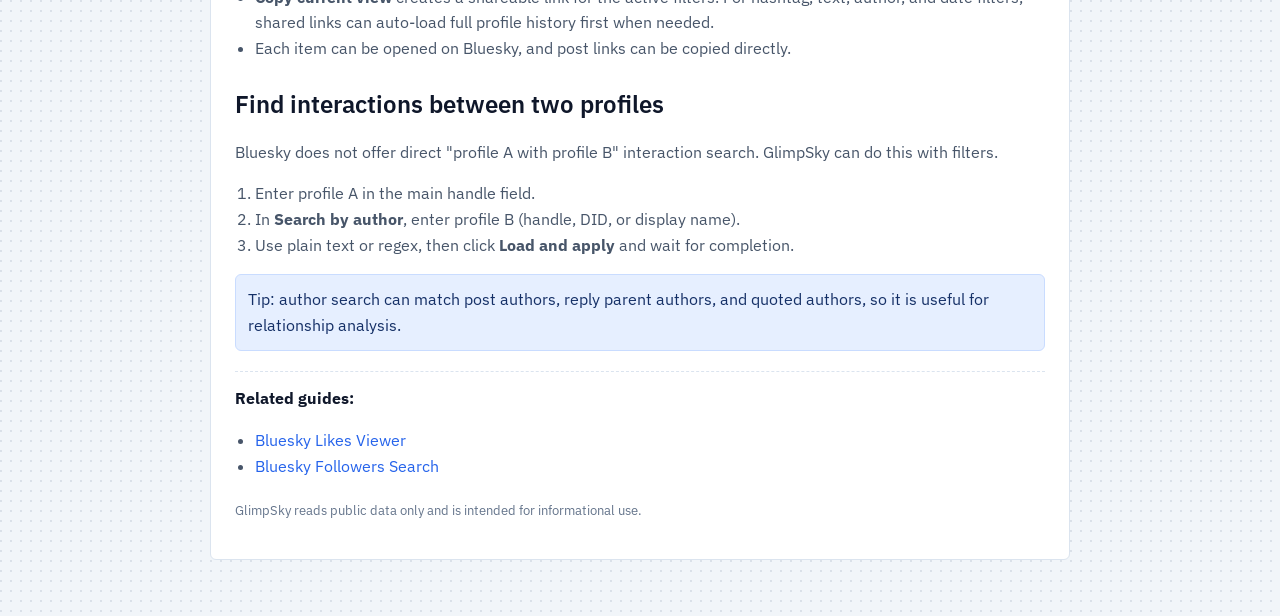
<file: guides/bluesky-profile-viewer/index.html>
<!DOCTYPE html>
<html lang="en">
<head>
  <meta charset="UTF-8">
  <meta name="viewport" content="width=device-width, initial-scale=1.0">
  <title>Bluesky Profile Viewer - Analytics, Filters, and Follower Search | GlimpSky</title>
  <meta name="description" content="Inspect public Bluesky profiles with post and like filters, shareable current views, follower search, account age, Home PDS, and recent activity stats.">
  <meta name="robots" content="index, follow">
  <meta property="og:title" content="Bluesky Profile Viewer - GlimpSky">
  <meta property="og:description" content="Inspect public Bluesky profiles with post and like filters, shareable current views, follower search, account age, Home PDS, and recent activity stats.">
  <meta property="og:type" content="article">
  <meta property="og:url" content="https://glimpsky.oblachek.eu/guides/bluesky-profile-viewer/">
  <meta property="og:image" content="https://glimpsky.oblachek.eu/assets/og-image.png?v=20260225c">
  <meta name="twitter:card" content="summary_large_image">
  <meta name="twitter:title" content="Bluesky Profile Viewer - GlimpSky">
  <meta name="twitter:description" content="Profile diagnostics, follower search, shareable filtered views, and post/like filtering for public Bluesky accounts.">
  <link rel="canonical" href="https://glimpsky.oblachek.eu/guides/bluesky-profile-viewer/">
  <link rel="alternate" hreflang="en" href="https://glimpsky.oblachek.eu/guides/bluesky-profile-viewer/">
  <link rel="alternate" hreflang="x-default" href="https://glimpsky.oblachek.eu/guides/bluesky-profile-viewer/">
  <link rel="icon" href="/assets/favicon.svg" type="image/svg+xml">
  <link rel="stylesheet" href="/guides/guide.css?v=20260225e">
  <script type="application/ld+json">
    {
      "@context": "https://schema.org",
      "@type": "Article",
      "headline": "Bluesky Profile Viewer - Full Account Analysis",
      "description": "Inspect public Bluesky profiles with post and like filters, shareable current views, follower search, account age, Home PDS, and recent activity stats.",
      "inLanguage": "en",
      "mainEntityOfPage": "https://glimpsky.oblachek.eu/guides/bluesky-profile-viewer/",
      "author": {
        "@type": "Organization",
        "name": "GlimpSky"
      },
      "publisher": {
        "@type": "Organization",
        "name": "GlimpSky"
      }
    }
  </script>
  <script type="application/ld+json">
    {
      "@context": "https://schema.org",
      "@type": "FAQPage",
      "mainEntity": [
        {
          "@type": "Question",
          "name": "Can I inspect a Bluesky profile without login?",
          "acceptedAnswer": {
            "@type": "Answer",
            "text": "Yes. GlimpSky reads public Bluesky and AT Protocol data and does not require sign-in."
          }
        },
        {
          "@type": "Question",
          "name": "What extra profile info is available compared to the Bluesky app?",
          "acceptedAnswer": {
            "@type": "Answer",
            "text": "GlimpSky shows Home PDS, account age, last active, identity update date, 30-day activity stats, plus searchable follower and following lists."
          }
        }
      ]
    }
  </script>
</head>
<body>
  <div class="page">
    <div class="topbar">
      <a href="/">GlimpSky Tool</a>
      <span>/</span>
      <a href="/guides/">Guides</a>
      <span>/</span>
      <span>Bluesky Profile Viewer</span>
    </div>

    <article class="card">
      <h1>Bluesky Profile Viewer</h1>
      <p class="lead">Use GlimpSky to analyze public Bluesky accounts beyond the default app view: content, social graph, account diagnostics, and shareable filtered views in one workflow.</p>

      <div class="cta-row">
        <a class="btn primary" href="/" target="_blank" rel="noopener noreferrer">Open Profile Viewer</a>
        <a class="btn" href="/?handle=bsky.app&mode=posts" target="_blank" rel="noopener noreferrer">Try example profile</a>
      </div>

      <h2>Quick start</h2>
      <ol>
        <li>Enter a handle or DID (for example, <code>user.bsky.social</code>).</li>
        <li>Choose <strong>View posts</strong> or <strong>View likes</strong>.</li>
        <li>Use filters (text, author, date, quotes, links, oldest-first).</li>
        <li>If prompted, click <strong>Load and apply</strong> to load full data for advanced filters.</li>
      </ol>

      <h2>Profile diagnostics (not shown in the Bluesky app)</h2>
      <ul>
        <li>Joined date, account age, last active, and last follow date.</li>
        <li>Identity update date and Home PDS.</li>
        <li>Inline <strong>HANDLE</strong> and <strong>DID</strong> rows with one-click copy actions.</li>
        <li>Last 30 days counters: posts, likes, follows, reposts.</li>
      </ul>

      <h2>Social graph tools</h2>
      <ul>
        <li>Clickable <strong>followers</strong> and <strong>following</strong> stats open searchable lists.</li>
        <li>List search supports plain text and <code>/regex/flags</code>, with <strong>Search all</strong> for full-list scan.</li>
        <li><strong>Mutuals</strong> and <strong>blocking</strong> are computed from public data.</li>
        <li><strong>Blocked by</strong> is shown as unavailable (requires external indexing).</li>
      </ul>

      <h2>Content analysis features</h2>
      <ul>
        <li>Mode switch: <strong>View posts</strong> and <strong>View likes</strong>.</li>
        <li>Filters: hide reposts, hide replies, hide quotes, only links, oldest-first, date range, text search, author search.</li>
        <li>Text and author search both support plain text and regex.</li>
        <li>Click a hashtag in any post to turn it into a profile-specific hashtag filter.</li>
        <li>Likes count can show partial totals first; click likes stat for an exact recount.</li>
      </ul>
      <p class="note">Regex helps you match variable patterns (for example alternatives, partial matches, and case-insensitive search) that plain text cannot. Guide: <a href="https://developer.mozilla.org/en-US/docs/Web/JavaScript/Guide/Regular_expressions" target="_blank" rel="noopener noreferrer">MDN Regular expressions</a>.</p>

      <h2 id="analytics-workflow">Analytics workflow (shared)</h2>
      <ul>
        <li>Use <strong>Show analytics</strong> to open timeline, content mix, and top interaction cards.</li>
        <li><strong>Week</strong>, <strong>Month</strong>, and <strong>Year</strong> buttons change analytics range only.</li>
        <li><strong>Custom</strong> is driven by date filters and applies to both analytics and the list below.</li>
        <li>If data is partial, use <strong>Load more</strong> or <strong>Load all data</strong> for older coverage.</li>
        <li>Timeline is interactive: hover for breakdowns and click points/buckets to set date filters.</li>
        <li><strong>Content mix</strong> and <strong>Top interaction targets</strong> recalculate for the selected analytics range.</li>
        <li>Click a top target to filter by author, then use <strong>Reset author</strong> to clear.</li>
      </ul>
      <p class="note">Likes mode adds an aggregate <strong>All likes</strong> line and a one-click mode to show only that line. See <a href="/guides/bluesky-likes-viewer/#likes-analytics">likes analytics details</a>.</p>

      <h2>Workflow helpers</h2>
      <ul>
        <li>Handle input supports typeahead suggestions.</li>
        <li><strong>Load more</strong> pagination is available before full-load mode.</li>
        <li><strong>Copy current view</strong> creates a shareable link for the active filters. For hashtag, text, author, and date filters, shared links can auto-load full profile history first when needed.</li>
        <li>Each item can be opened on Bluesky, and post links can be copied directly.</li>
      </ul>

      <h2>Find interactions between two profiles</h2>
      <p>Bluesky does not offer direct "profile A with profile B" interaction search. GlimpSky can do this with filters.</p>
      <ol>
        <li>Enter profile A in the main handle field.</li>
        <li>In <strong>Search by author</strong>, enter profile B (handle, DID, or display name).</li>
        <li>Use plain text or regex, then click <strong>Load and apply</strong> and wait for completion.</li>
      </ol>

      <p class="note">Tip: author search can match post authors, reply parent authors, and quoted authors, so it is useful for relationship analysis.</p>

      <div class="related">
        <strong>Related guides:</strong>
        <ul>
          <li><a href="/guides/bluesky-likes-viewer/">Bluesky Likes Viewer</a></li>
          <li><a href="/guides/bluesky-followers-search/">Bluesky Followers Search</a></li>
        </ul>
      </div>

      <p class="footer">GlimpSky reads public data only and is intended for informational use.</p>
    </article>
  </div>
</body>
</html>
</file>
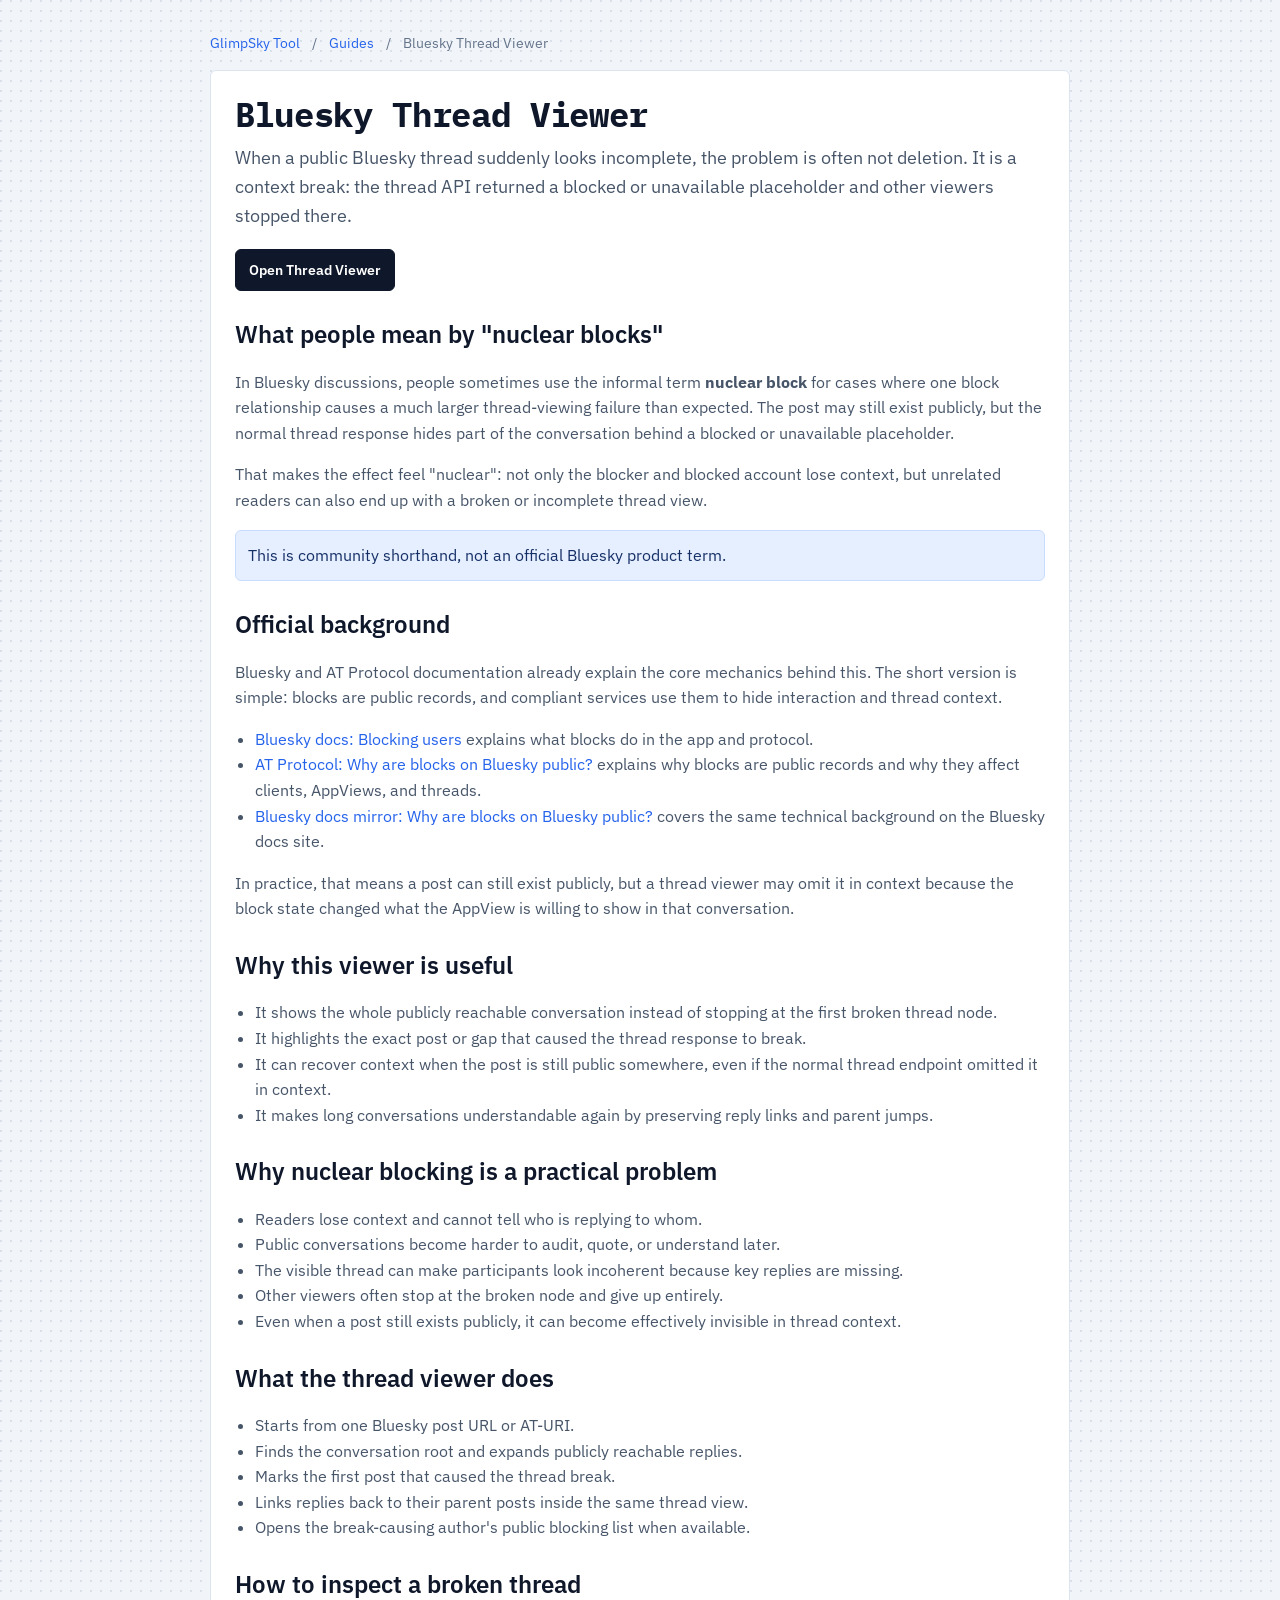
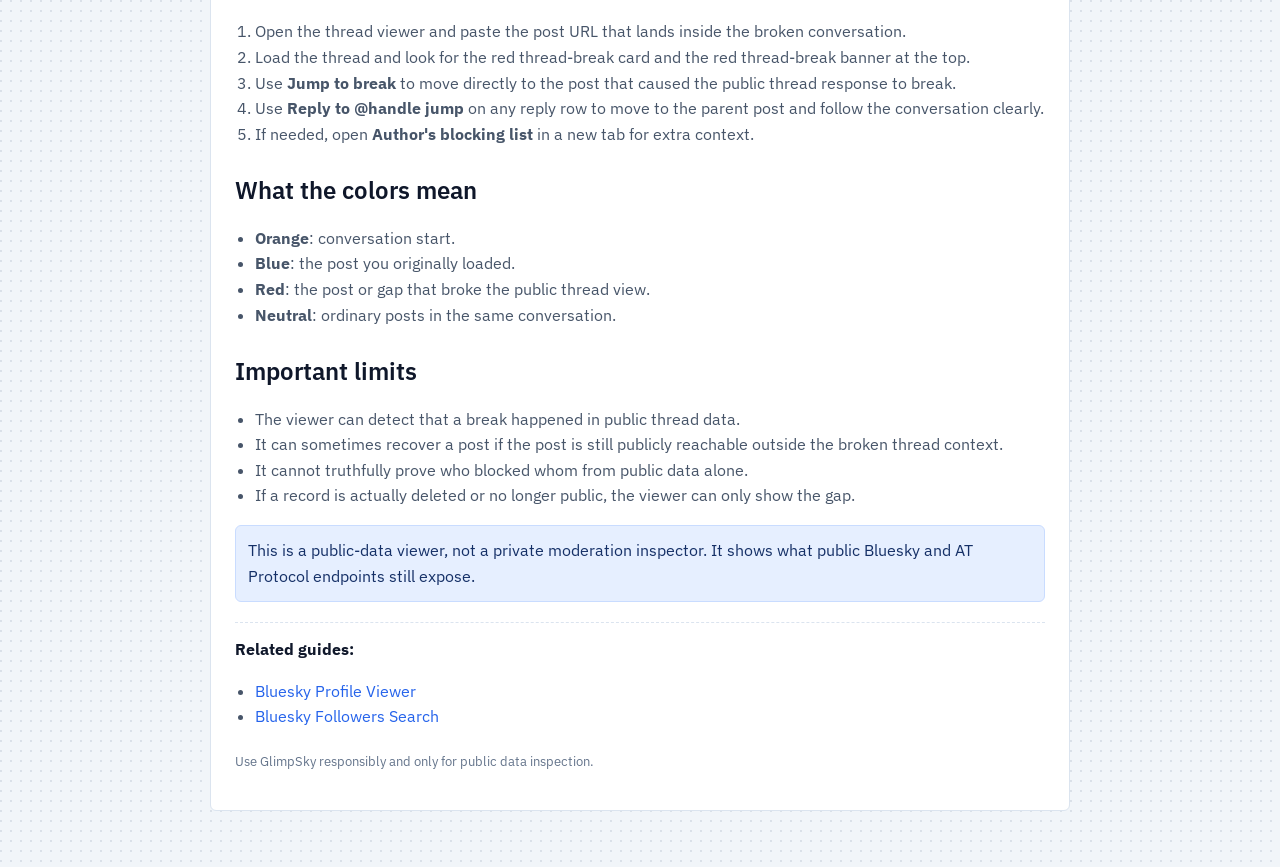
<file: guides/bluesky-thread-viewer/index.html>
<!DOCTYPE html>
<html lang="en">
<head>
  <meta charset="UTF-8">
  <meta name="viewport" content="width=device-width, initial-scale=1.0">
  <title>Bluesky Thread Viewer - Inspect Hidden or Blocked Gaps | GlimpSky</title>
  <meta name="description" content="Use GlimpSky Thread Viewer to inspect public Bluesky threads that break because of blocked or unavailable posts, and recover context when the records are still public.">
  <meta name="robots" content="index, follow">
  <meta property="og:title" content="Bluesky Thread Viewer - GlimpSky">
  <meta property="og:description" content="Inspect full public Bluesky threads, identify break-causing posts, and recover still-public context when possible.">
  <meta property="og:type" content="article">
  <meta property="og:url" content="https://glimpsky.oblachek.eu/guides/bluesky-thread-viewer/">
  <meta property="og:image" content="https://glimpsky.oblachek.eu/assets/og-image.png?v=20260225c">
  <meta name="twitter:card" content="summary_large_image">
  <meta name="twitter:title" content="Bluesky Thread Viewer - GlimpSky">
  <meta name="twitter:description" content="How to inspect blocked or unavailable thread gaps with the GlimpSky Thread Viewer.">
  <link rel="canonical" href="https://glimpsky.oblachek.eu/guides/bluesky-thread-viewer/">
  <link rel="alternate" hreflang="en" href="https://glimpsky.oblachek.eu/guides/bluesky-thread-viewer/">
  <link rel="alternate" hreflang="x-default" href="https://glimpsky.oblachek.eu/guides/bluesky-thread-viewer/">
  <link rel="icon" href="/assets/favicon.svg" type="image/svg+xml">
  <link rel="stylesheet" href="/guides/guide.css?v=20260225e">
  <script type="application/ld+json">
    {
      "@context": "https://schema.org",
      "@type": "Article",
      "headline": "Bluesky Thread Viewer - Inspect Hidden or Blocked Gaps",
      "description": "Use GlimpSky Thread Viewer to inspect public Bluesky threads that break because of blocked or unavailable posts, and recover context when the records are still public.",
      "inLanguage": "en",
      "mainEntityOfPage": "https://glimpsky.oblachek.eu/guides/bluesky-thread-viewer/",
      "author": {
        "@type": "Organization",
        "name": "GlimpSky"
      },
      "publisher": {
        "@type": "Organization",
        "name": "GlimpSky"
      }
    }
  </script>
</head>
<body>
  <div class="page">
    <div class="topbar">
      <a href="/">GlimpSky Tool</a>
      <span>/</span>
      <a href="/guides/">Guides</a>
      <span>/</span>
      <span>Bluesky Thread Viewer</span>
    </div>

    <article class="card">
      <h1>Bluesky Thread Viewer</h1>
      <p class="lead">When a public Bluesky thread suddenly looks incomplete, the problem is often not deletion. It is a context break: the thread API returned a blocked or unavailable placeholder and other viewers stopped there.</p>

      <div class="cta-row">
        <a class="btn primary" href="/thread-viewer/" target="_blank" rel="noopener noreferrer">Open Thread Viewer</a>
      </div>

      <h2>What people mean by "nuclear blocks"</h2>
      <p>In Bluesky discussions, people sometimes use the informal term <strong>nuclear block</strong> for cases where one block relationship causes a much larger thread-viewing failure than expected. The post may still exist publicly, but the normal thread response hides part of the conversation behind a blocked or unavailable placeholder.</p>
      <p>That makes the effect feel "nuclear": not only the blocker and blocked account lose context, but unrelated readers can also end up with a broken or incomplete thread view.</p>
      <p class="note">This is community shorthand, not an official Bluesky product term.</p>

      <h2>Official background</h2>
      <p>Bluesky and AT Protocol documentation already explain the core mechanics behind this. The short version is simple: blocks are public records, and compliant services use them to hide interaction and thread context.</p>
      <ul>
        <li><a href="https://docs.bsky.app/docs/tutorials/blocking" target="_blank" rel="noopener noreferrer">Bluesky docs: Blocking users</a> explains what blocks do in the app and protocol.</li>
        <li><a href="https://atproto.com/blog/block-implementation" target="_blank" rel="noopener noreferrer">AT Protocol: Why are blocks on Bluesky public?</a> explains why blocks are public records and why they affect clients, AppViews, and threads.</li>
        <li><a href="https://docs.bsky.app/blog/block-implementation" target="_blank" rel="noopener noreferrer">Bluesky docs mirror: Why are blocks on Bluesky public?</a> covers the same technical background on the Bluesky docs site.</li>
      </ul>
      <p>In practice, that means a post can still exist publicly, but a thread viewer may omit it in context because the block state changed what the AppView is willing to show in that conversation.</p>

      <h2>Why this viewer is useful</h2>
      <ul>
        <li>It shows the whole publicly reachable conversation instead of stopping at the first broken thread node.</li>
        <li>It highlights the exact post or gap that caused the thread response to break.</li>
        <li>It can recover context when the post is still public somewhere, even if the normal thread endpoint omitted it in context.</li>
        <li>It makes long conversations understandable again by preserving reply links and parent jumps.</li>
      </ul>

      <h2>Why nuclear blocking is a practical problem</h2>
      <ul>
        <li>Readers lose context and cannot tell who is replying to whom.</li>
        <li>Public conversations become harder to audit, quote, or understand later.</li>
        <li>The visible thread can make participants look incoherent because key replies are missing.</li>
        <li>Other viewers often stop at the broken node and give up entirely.</li>
        <li>Even when a post still exists publicly, it can become effectively invisible in thread context.</li>
      </ul>

      <h2>What the thread viewer does</h2>
      <ul>
        <li>Starts from one Bluesky post URL or AT-URI.</li>
        <li>Finds the conversation root and expands publicly reachable replies.</li>
        <li>Marks the first post that caused the thread break.</li>
        <li>Links replies back to their parent posts inside the same thread view.</li>
        <li>Opens the break-causing author's public blocking list when available.</li>
      </ul>

      <h2>How to inspect a broken thread</h2>
      <ol>
        <li>Open the thread viewer and paste the post URL that lands inside the broken conversation.</li>
        <li>Load the thread and look for the red thread-break card and the red thread-break banner at the top.</li>
        <li>Use <strong>Jump to break</strong> to move directly to the post that caused the public thread response to break.</li>
        <li>Use <strong>Reply to @handle jump</strong> on any reply row to move to the parent post and follow the conversation clearly.</li>
        <li>If needed, open <strong>Author's blocking list</strong> in a new tab for extra context.</li>
      </ol>

      <h2>What the colors mean</h2>
      <ul>
        <li><strong>Orange</strong>: conversation start.</li>
        <li><strong>Blue</strong>: the post you originally loaded.</li>
        <li><strong>Red</strong>: the post or gap that broke the public thread view.</li>
        <li><strong>Neutral</strong>: ordinary posts in the same conversation.</li>
      </ul>

      <h2>Important limits</h2>
      <ul>
        <li>The viewer can detect that a break happened in public thread data.</li>
        <li>It can sometimes recover a post if the post is still publicly reachable outside the broken thread context.</li>
        <li>It cannot truthfully prove who blocked whom from public data alone.</li>
        <li>If a record is actually deleted or no longer public, the viewer can only show the gap.</li>
      </ul>

      <p class="note">This is a public-data viewer, not a private moderation inspector. It shows what public Bluesky and AT Protocol endpoints still expose.</p>

      <div class="related">
        <strong>Related guides:</strong>
        <ul>
          <li><a href="/guides/bluesky-profile-viewer/">Bluesky Profile Viewer</a></li>
          <li><a href="/guides/bluesky-followers-search/">Bluesky Followers Search</a></li>
        </ul>
      </div>

      <p class="footer">Use GlimpSky responsibly and only for public data inspection.</p>
    </article>
  </div>
</body>
</html>
</file>
<file: styles.css>
@import url('https://fonts.googleapis.com/css2?family=IBM+Plex+Sans:wght@300;400;500;600;700&family=IBM+Plex+Mono:wght@400;500;600&display=swap');
        :root {
            --bg-page: #f8fafc;
            --bg-dot: rgba(148, 163, 184, 0.26);
            --font-title: 'IBM Plex Mono', ui-monospace, 'SFMono-Regular', Menlo, Monaco, Consolas, 'Liberation Mono', 'Courier New', monospace;
            --surface-1: #ffffff;
            --surface-2: #f8fafc;
            --surface-3: #f1f5f9;
            --text-strong: #0f172a;
            --text-main: #334155;
            --text-muted: #64748b;
            --text-soft: #94a3b8;
            --border: #e2e8f0;
            --border-soft: #e8eef7;
            --border-strong: #cbd5e1;
            --overlay: rgba(15, 23, 42, 0.6);
            --shadow-soft: 0 8px 20px rgba(15, 23, 42, 0.08);
            --shadow-strong: 0 14px 34px rgba(15, 23, 42, 0.2);
            --accent: #3b82f6;
            --accent-ring: rgba(59, 130, 246, 0.1);
            --link: #3b82f6;
            --button-solid-bg: #0f172a;
            --button-solid-hover: #1e293b;
            --button-solid-text: #ffffff;
            --success-bg: #f0fdf4;
            --success-text: #166534;
            --success-border: #bbf7d0;
            --error-bg: #fef2f2;
            --error-text: #991b1b;
            --error-border: #fecaca;
            --highlight: #fff7cc;
        }

        [data-theme="dark"] {
            --bg-page: #0b1220;
            --bg-dot: rgba(148, 163, 184, 0.2);
            --surface-1: #111b2e;
            --surface-2: #0f172a;
            --surface-3: #1a253b;
            --text-strong: #e5edf9;
            --text-main: #c8d5e8;
            --text-muted: #9eb0cb;
            --text-soft: #8094b3;
            --border: #26344d;
            --border-soft: #2d3d58;
            --border-strong: #375070;
            --overlay: rgba(2, 6, 23, 0.75);
            --shadow-soft: 0 8px 20px rgba(2, 6, 23, 0.4);
            --shadow-strong: 0 14px 34px rgba(2, 6, 23, 0.5);
            --accent: #60a5fa;
            --accent-ring: rgba(96, 165, 250, 0.22);
            --link: #60a5fa;
            --button-solid-bg: #60a5fa;
            --button-solid-hover: #3b82f6;
            --button-solid-text: #0b1220;
            --success-bg: #0d2a1b;
            --success-text: #90d8ad;
            --success-border: #244f37;
            --error-bg: #2a1216;
            --error-text: #f2a9b3;
            --error-border: #5a2630;
            --highlight: #4a3f17;
        }
        * {
            margin: 0;
            padding: 0;
            box-sizing: border-box;
        }

        body {
            font-family: 'IBM Plex Sans', ui-sans-serif, system-ui, sans-serif, 'Apple Color Emoji', 'Segoe UI Emoji', 'Segoe UI Symbol', 'Noto Color Emoji';
            background-color: var(--bg-page);
            background-image: radial-gradient(circle at 1px 1px, var(--bg-dot) 1px, transparent 1.1px);
            background-size: 10px 10px;
            color: var(--text-main);
            min-height: 100vh;
            padding: 40px 20px;
        }

        code,
        kbd,
        pre,
        samp {
            font-family: 'IBM Plex Mono', ui-monospace, 'SFMono-Regular', Menlo, Monaco, Consolas, 'Liberation Mono', 'Courier New', monospace;
        }

        .container {
            max-width: 860px;
            margin: 0 auto;
        }

        .about-btn {
            background: transparent;
            border: 1px solid #e2e8f0;
            color: #6b7280;
            font-size: 12px;
            padding: 4px 8px;
            border-radius: 6px;
            font-weight: 400;
            cursor: pointer;
            transition: all 0.2s;
            font-family: inherit;
            display: inline-flex;
            align-items: center;
            justify-content: center;
            text-decoration: none;
        }

        .about-btn:hover {
            color: #0f172a;
            border-color: #cbd5e1;
            background: #f8fafc;
        }

        .header {
            background: var(--surface-1);
            padding: 32px;
            border-radius: 6px;
            border: 1px solid var(--border);
            margin-bottom: 24px;
        }

        .title-row {
            display: flex;
            align-items: center;
            gap: 10px;
            margin-bottom: 8px;
        }

        #mainTitle,
        .title-sub,
        .section-title,
        .profile-info h2,
        .modal-title,
        .info-modal-header h2,
        .viz-head h4 {
            font-family: var(--font-title);
            letter-spacing: -0.01em;
        }

        .title-actions {
            margin-left: auto;
            display: flex;
            align-items: center;
            gap: 6px;
        }

        .title-links {
            display: flex;
            align-items: center;
            gap: 6px;
        }

        .title-links .about-btn {
            height: 30px;
            padding: 3px 10px;
        }

        #themeToggleBtn {
            width: 56px;
            min-width: 56px;
            height: 30px;
            padding: 0;
            border-radius: 6px;
            position: relative;
            overflow: hidden;
            background: var(--surface-2);
            border-color: var(--border-strong);
            color: transparent;
        }

        #themeToggleBtn::before {
            content: '';
            position: absolute;
            top: 3px;
            right: 3px;
            width: 22px;
            height: 22px;
            border-radius: 50%;
            background: var(--text-strong);
            transition: left 0.2s ease, right 0.2s ease, background 0.2s ease;
        }

        #themeToggleBtn::after {
            content: '☀';
            position: absolute;
            left: 10px;
            top: 50%;
            transform: translateY(-52%);
            font-size: 13px;
            font-family: 'Segoe UI Symbol', 'Apple Symbols', 'Noto Sans Symbols 2', 'Noto Sans Symbols', 'Apple Color Emoji', 'Segoe UI Emoji', 'Noto Color Emoji', sans-serif;
            font-weight: 400;
            color: var(--text-main);
            line-height: 1;
            transition: color 0.2s ease;
        }

        #themeToggleBtn.is-dark {
            background: var(--text-strong);
            border-color: var(--border-strong);
        }

        #themeToggleBtn.is-dark::before {
            left: 3px;
            right: auto;
            background: var(--surface-1);
        }

        #themeToggleBtn.is-dark::after {
            content: '☽';
            left: auto;
            right: 10px;
            color: var(--surface-1);
        }

        .title-icon {
            width: 28px;
            height: 28px;
            border-radius: 6px;
            flex-shrink: 0;
            margin-top: -10px;
            margin-right: -2px;
        }

        h1 {
            color: var(--text-strong);
            margin-bottom: 0;
            font-size: 24px;
            font-weight: 600;
            cursor: pointer;
            transition: color 0.2s;
        }

        #mainTitle {
            position: relative;
            top: -4px;
        }

        h1:hover {
            color: var(--accent);
        }

        .title-sub {
            color: var(--text-main);
            font-size: 15px;
            font-weight: 500;
            margin-top: 2px;
            margin-bottom: 6px;
        }

        .subtitle {
            color: var(--text-soft);
            font-size: 14px;
            line-height: 1.35;
            margin-bottom: 28px;
        }

        .header-divider {
            border-top: 1px solid var(--border);
            margin: -8px -32px 20px;
        }

        .regex-help {
            margin-top: 6px;
            font-size: 12px;
            color: var(--text-soft);
        }

        .filter-section-spaced {
            margin-top: 12px;
        }

        .input-group {
            margin-bottom: 20px;
        }

        label {
            display: block;
            margin-bottom: 8px;
            color: var(--text-main);
            font-weight: 500;
            font-size: 13px;
        }

        input[type="text"] {
            width: 100%;
            padding: 11px 14px;
            border: 1px solid var(--border-strong);
            border-radius: 6px;
            font-size: 15px;
            font-family: inherit;
            transition: all 0.2s;
            background: var(--surface-1);
            color: var(--text-strong);
        }

        input[type="text"]:focus {
            outline: none;
            border-color: var(--accent);
            box-shadow: 0 0 0 3px var(--accent-ring);
        }

        .suggestions {
            position: relative;
            margin-top: 8px;
        }

        .suggestions-panel {
            position: absolute;
            top: 0;
            left: 0;
            right: 0;
            background: var(--surface-1);
            border: 1px solid var(--border);
            border-radius: 6px;
            box-shadow: var(--shadow-soft);
            z-index: 20;
            overflow: hidden;
            display: none;
        }

        .suggestions-panel.open {
            display: block;
        }

        .suggestion-item {
            display: flex;
            align-items: center;
            gap: 10px;
            padding: 10px 12px;
            cursor: pointer;
        }

        .suggestion-item:hover {
            background: var(--surface-2);
        }

        .suggestion-avatar {
            width: 28px;
            height: 28px;
            border-radius: 999px;
            object-fit: cover;
            border: 1px solid var(--border);
            background: var(--surface-3);
            flex-shrink: 0;
        }

        .suggestion-meta {
            min-width: 0;
            display: flex;
            flex-direction: column;
        }

        .suggestion-name {
            font-size: 13px;
            font-weight: 600;
            color: var(--text-strong);
            white-space: nowrap;
            overflow: hidden;
            text-overflow: ellipsis;
        }

        .suggestion-handle {
            font-size: 12px;
            color: var(--text-muted);
            white-space: nowrap;
            overflow: hidden;
            text-overflow: ellipsis;
        }

        .filter-options {
            display: flex;
            gap: 20px;
            margin-bottom: 16px;
            flex-wrap: wrap;
        }

        .advanced-filters-inline {
            margin-bottom: 20px;
        }

        button.advanced-filters-toggle {
            display: flex;
            align-items: center;
            justify-content: space-between;
            padding: 10px 14px;
            background: var(--surface-2);
            border: 1px solid var(--border);
            border-radius: 6px;
            cursor: pointer;
            margin-bottom: 12px;
            transition: all 0.2s;
            width: 100%;
            text-align: left;
            font-family: inherit;
        }

        button.advanced-filters-toggle:hover {
            background: var(--surface-3);
            border-color: var(--border-strong);
        }

        .advanced-filters-toggle span:first-child {
            font-size: 13px;
            font-weight: 500;
            color: var(--text-main);
        }

        .toggle-icon {
            font-size: 12px;
            color: var(--text-muted);
            transition: transform 0.2s;
        }

        .advanced-filters-toggle.expanded .toggle-icon {
            transform: rotate(180deg);
        }

        .advanced-filters-content {
            display: none;
            padding: 16px;
            background: var(--surface-2);
            border: 1px solid var(--border);
            border-radius: 6px;
        }

        .advanced-filters-content.expanded {
            display: block;
        }

        .filter-section {
            display: flex;
            flex-direction: column;
            gap: 8px;
            flex: 1;
            min-width: 200px;
        }

        .filter-section label {
            font-size: 13px;
            color: var(--text-main);
            font-weight: 500;
            margin: 0;
        }

        .date-inputs {
            display: flex;
            gap: 8px;
        }

        .date-inputs input[type="date"] {
            flex: 1;
            padding: 8px 10px;
            border: 1px solid var(--border-strong);
            border-radius: 6px;
            font-size: 14px;
            font-family: inherit;
            background: var(--surface-1);
            color: var(--text-strong);
            color-scheme: light;
        }

        .date-inputs input[type="date"]:focus {
            outline: none;
            border-color: var(--accent);
            box-shadow: 0 0 0 3px var(--accent-ring);
        }

        [data-theme="dark"] .date-inputs input[type="date"] {
            color-scheme: dark;
        }

        .search-input {
            padding: 8px 12px;
            border: 1px solid var(--border-strong);
            border-radius: 6px;
            font-size: 14px;
            font-family: inherit;
            width: 100%;
        }

        .search-input:focus {
            outline: none;
            border-color: var(--accent);
            box-shadow: 0 0 0 3px var(--accent-ring);
        }

        .input-with-clear {
            position: relative;
        }

        .input-with-clear .search-input {
            padding-right: 32px;
        }

        .clear-input {
            position: absolute;
            right: 12px;
            top: 50%;
            transform: translateY(-50%);
            background: transparent;
            border: none;
            color: var(--text-soft);
            font-size: 16px;
            line-height: 1;
            cursor: pointer;
            padding: 0;
            display: none;
        }

        .clear-input.show {
            display: block;
        }

        .advanced-buttons {
            display: flex;
            gap: 10px;
            margin-top: 12px;
        }

        .filter-banner {
            display: none;
            align-items: center;
            justify-content: space-between;
            gap: 12px;
            background: transparent;
            border: none;
            padding: 12px 0 0;
            margin-top: 12px;
            font-size: 12px;
            color: var(--text-main);
        }

        .filter-banner.show {
            display: flex;
            border-top: 1px solid var(--border);
        }

        .filter-banner-text {
            flex: 1;
        }

        .filter-banner-actions {
            display: flex;
            gap: 8px;
            flex-shrink: 0;
        }

        .btn-outline {
            background: var(--surface-1);
            color: var(--text-main);
            padding: 10px 18px;
            border: 1px solid var(--border-strong);
            border-radius: 6px;
            font-size: 13px;
            font-weight: 500;
            cursor: pointer;
            transition: all 0.2s;
            flex: 0 0 auto;
        }

        .btn-outline:hover:not(:disabled) {
            background: var(--surface-2);
            border-color: var(--text-soft);
            color: var(--text-strong);
        }

        .warning-text {
            background: #f1f5f9;
            color: #475569;
            padding: 8px 12px;
            border-radius: 6px;
            font-size: 12px;
            border: 1px solid #e2e8f0;
            margin-top: 8px;
            display: none;
        }

        .warning-text.show {
            display: flex;
        }

        .warning-text .btn-outline {
            padding: 6px 14px;
            font-size: 12px;
            margin: 0;
        }

        .checkbox-group {
            display: flex;
            align-items: center;
            gap: 8px;
        }

        input[type="checkbox"] {
            width: 16px;
            height: 16px;
            cursor: pointer;
            accent-color: #3b82f6;
        }

        .checkbox-group label {
            margin: 0;
            font-size: 14px;
            color: #475569;
            font-weight: 400;
        }

        .button-group {
            display: flex;
            gap: 10px;
        }

        button {
            padding: 11px 20px;
            border: none;
            border-radius: 6px;
            font-size: 14px;
            font-weight: 500;
            font-family: inherit;
            cursor: pointer;
            transition: all 0.2s;
        }

        .button-group > button {
            flex: 1;
        }

        .btn-primary {
            background: #0f172a;
            color: white;
        }

        .btn-primary:hover:not(:disabled) {
            background: #1e293b;
            transform: none;
            box-shadow: none;
        }

        .btn-tab {
            background: white;
            color: #0f172a;
            border: 1px solid #e2e8f0;
        }

        .btn-tab:hover:not(:disabled) {
            background: #f8fafc;
            border-color: #cbd5e1;
            transform: none;
            box-shadow: none;
        }

        .btn-tab.active {
            background: #0f172a;
            color: white;
            border-color: #0f172a;
        }

        .btn-tab.active:hover:not(:disabled) {
            background: #1e293b;
            border-color: #1e293b;
        }

        .btn-secondary {
            background: white;
            color: #0f172a;
            border: 1px solid #e2e8f0;
        }

        .btn-secondary:hover:not(:disabled) {
            background: #f8fafc;
            border-color: #cbd5e1;
            transform: none;
            box-shadow: none;
        }

        button:disabled {
            opacity: 0.5;
            cursor: not-allowed;
            transform: none !important;
        }

        button:focus-visible,
        a:focus-visible,
        .clear-input:focus-visible,
        .advanced-filters-toggle:focus-visible {
            outline: 2px solid var(--accent);
            outline-offset: 2px;
        }

        .profile-card {
            background: white;
            padding: 24px;
            border-radius: 6px;
            border: 1px solid #e2e8f0;
            margin-bottom: 24px;
            display: none;
        }

        .profile-header {
            display: flex;
            align-items: start;
            gap: 16px;
            margin-bottom: 20px;
        }

        .avatar {
            width: 72px;
            height: 72px;
            border-radius: 50%;
            object-fit: cover;
            border: 2px solid #e2e8f0;
        }

        .profile-info h2 {
            color: #0f172a;
            margin-bottom: 4px;
            font-size: 20px;
            font-weight: 600;
        }

        .profile-topline {
            display: flex;
            align-items: center;
            gap: 10px;
            width: 100%;
        }

        .profile-topline h2 {
            margin-bottom: 0;
        }

        .profile-topline .copy-link-btn {
            margin-left: auto;
        }

        .profile-info {
            flex: 1;
            min-width: 0;
        }

        .handle {
            color: #64748b;
            font-size: 14px;
            margin-bottom: 8px;
        }

        .profile-identities {
            display: grid;
            gap: 2px;
            margin-top: 6px;
        }

        .profile-identity-line {
            display: flex;
            align-items: center;
            gap: 8px;
            min-width: 0;
            flex-wrap: wrap;
        }

        .profile-identity-label {
            color: #64748b;
            font-size: 12px;
            font-weight: 600;
            letter-spacing: 0.04em;
        }

        .profile-identity-main {
            display: inline-flex;
            align-items: center;
            gap: 6px;
            min-width: 0;
            max-width: 100%;
            flex-wrap: wrap;
        }

        .profile-identity-value {
            color: #334155;
            font-size: 13px;
            line-height: 1.35;
            overflow-wrap: anywhere;
            min-width: 0;
        }

        .profile-identity-did {
            font-family: var(--font-title);
            font-size: 12px;
            letter-spacing: 0;
        }

        .profile-inline-copy {
            display: inline-flex;
            align-items: center;
            justify-content: center;
            width: 18px;
            height: 18px;
            padding: 0;
            border: none;
            background: transparent;
            color: #94a3b8;
            cursor: pointer;
            font-size: 13px;
            line-height: 1;
        }

        .copy-icon {
            width: 15px;
            height: 15px;
            stroke: currentColor;
            stroke-width: 1.8;
            fill: none;
            stroke-linecap: round;
            stroke-linejoin: round;
        }

        .profile-inline-copy:hover {
            color: #475569;
        }

        .profile-inline-copy:focus-visible {
            outline: 2px solid var(--accent);
            outline-offset: 2px;
            border-radius: 3px;
        }

        .profile-identity-feedback {
            display: none;
            margin-top: 2px;
            color: #64748b;
            font-size: 12px;
        }

        .profile-identity-feedback.show {
            display: block;
        }

        .description {
            color: #475569;
            line-height: 1.5;
            margin-top: 10px;
            font-size: 14px;
        }

        .description a {
            color: var(--link);
            text-decoration: underline;
            text-underline-offset: 2px;
        }

        .description a:hover {
            color: #1d4ed8;
        }


        .stats {
            display: flex;
            gap: 24px;
            padding-top: 16px;
            border-top: 1px solid #f1f5f9;
            flex-wrap: wrap;
            margin-left: 88px;
        }

        .account-info {
            display: grid;
            grid-template-columns: repeat(3, minmax(0, 1fr));
            gap: 10px;
            margin-top: 14px;
            padding-top: 14px;
            border-top: 1px dashed #e2e8f0;
            font-size: 13px;
            color: #64748b;
        }

        @media (max-width: 900px) {
            .account-info {
                grid-template-columns: repeat(2, minmax(0, 1fr));
            }
        }

        @media (max-width: 900px) and (hover: none) and (pointer: coarse) {
            .account-info {
                grid-template-columns: 1fr;
                text-align: left;
            }
        }

        .account-item {
            display: flex;
            flex-direction: column;
            align-items: flex-start;
            gap: 4px;
            padding: 10px 12px;
            border: 1px solid #e2e8f0;
            border-radius: 6px;
            background: #f8fafc;
            min-width: 0;
        }

        .account-label {
            font-weight: 600;
            color: #0f172a;
            font-size: 12px;
            text-transform: uppercase;
            letter-spacing: 0.04em;
        }

        .account-item > :last-child {
            color: #475569;
            font-size: 13px;
            font-weight: 400;
            line-height: 1.35;
            overflow-wrap: anywhere;
        }

        #identityUpdateDate[title] {
            cursor: help;
        }

        .account-value-link {
            color: inherit;
            text-decoration: none;
            font-weight: 400;
            max-width: 100%;
            overflow: hidden;
            text-overflow: ellipsis;
            white-space: nowrap;
            display: block;
        }

        .account-value-link:hover {
            text-decoration: underline;
        }

        .recent-activity {
            display: flex;
            gap: 14px;
            flex-wrap: wrap;
            margin-top: 10px;
            padding-top: 10px;
            border-top: 1px dashed #e2e8f0;
            font-size: 13px;
            color: #64748b;
        }

        .recent-item {
            white-space: nowrap;
        }

        .recent-item strong {
            color: #0f172a;
            font-weight: 600;
        }

        .stat {
            display: flex;
            gap: 6px;
            align-items: baseline;
        }

        .stat-value {
            font-size: 16px;
            font-weight: 600;
            color: #0f172a;
        }

        .stat-label {
            font-size: 14px;
            color: #64748b;
            font-weight: 400;
        }

        .statButton {
            background: transparent;
            border: 0;
            padding: 0;
            cursor: pointer;
            text-align: left;
            font-family: inherit;
        }

        .statButton:hover .stat-value {
            text-decoration: underline;
        }

        .statButton .stat-value,
        .statButton .stat-label {
            font-size: 16px;
            font-weight: 600;
        }

        .statButton .stat-label {
            font-weight: 400;
            font-size: 14px;
        }

        .modal {
            position: fixed;
            inset: 0;
            background: rgba(15, 23, 42, 0.6);
            display: none;
            align-items: center;
            justify-content: center;
            padding: 20px;
            z-index: 9999;
        }

        #listModal {
            align-items: flex-start;
        }

        .modal.open {
            display: flex;
        }

        .info-modal-content {
            width: min(500px, 90%);
            background: white;
            border-radius: 6px;
            box-shadow: var(--shadow-strong);
            overflow: hidden;
        }

        .info-modal-header {
            padding: 20px 24px;
            border-bottom: 1px solid #e2e8f0;
        }

        .info-modal-header h2 {
            font-size: 18px;
            font-weight: 600;
            color: #0f172a;
        }

        .info-modal-body {
            padding: 20px 24px;
            max-height: 70vh;
            overflow-y: auto;
        }

        .info-modal-body p {
            color: #475569;
            line-height: 1.6;
            margin-bottom: 12px;
            font-size: 14px;
        }

        .info-modal-body p:last-child {
            margin-bottom: 0;
        }

        .info-modal-body .guides-note {
            font-size: 12px;
            margin-top: 6px;
        }

        .info-modal-body a {
            color: #3b82f6;
            text-decoration: none;
            font-weight: 500;
        }

        .info-modal-body a:hover {
            color: #64748b;
            text-decoration: underline;
        }

        .info-modal-footer {
            padding: 16px 24px;
            border-top: 1px solid #f1f5f9;
            display: flex;
            justify-content: flex-end;
        }

        .info-modal-footer button {
            padding: 8px 16px;
            background: #0f172a;
            color: white;
            border: none;
            border-radius: 6px;
            font-size: 14px;
            font-weight: 500;
            cursor: pointer;
        }

        .info-modal-footer button:hover {
            background: #1e293b;
        }

        .modal-content {
            width: min(720px, 100%);
            max-height: 85vh;
            background: white;
            border-radius: 6px;
            box-shadow: var(--shadow-strong);
            display: flex;
            flex-direction: column;
            overflow: hidden;
        }

        .modal-header {
            display: flex;
            align-items: center;
            justify-content: space-between;
            padding: 14px 16px;
            border-bottom: 1px solid #f1f5f9;
            position: relative;
        }

        .modal-title {
            font-size: 16px;
            font-weight: 600;
            color: #0f172a;
            flex: 1;
            padding-right: 28px;
        }

        .iconButton {
            background: transparent;
            border: none;
            cursor: pointer;
            font-size: 24px;
            line-height: 1;
            color: #64748b;
            padding: 0;
            width: auto;
            height: auto;
            position: absolute;
            right: 16px;
            top: 50%;
            transform: translateY(-50%);
        }

        .iconButton:hover {
            color: #0f172a;
        }

        .modal-meta {
            padding: 10px 16px;
            font-size: 13px;
            color: #64748b;
            border-bottom: 1px solid #f1f5f9;
        }

        .modal-search {
            padding: 10px 16px;
            border-bottom: 1px solid #f1f5f9;
            background: #ffffff;
        }

        .modal-search-row {
            display: flex;
            align-items: center;
            gap: 8px;
        }

        .modal-search .search-input {
            flex: 1;
            min-width: 0;
            margin: 0;
        }

        .modal-search-all-btn {
            flex: 0 0 auto;
            white-space: nowrap;
            padding: 8px 12px;
            font-size: 12px;
            font-weight: 500;
        }

        .modal-search-all-btn:hover:not(:disabled),
        #listModalLoadMore:hover:not(:disabled) {
            transform: none;
            box-shadow: none;
        }

        .modal-search-hint {
            margin-top: 8px;
            font-size: 12px;
            color: #64748b;
            line-height: 1.35;
        }

        .modal-list {
            flex: 1;
            overflow: auto;
            padding: 10px 12px;
            background: #ffffff;
        }

        .list-item {
            display: flex;
            gap: 12px;
            padding: 10px 10px;
            border-radius: 6px;
            cursor: pointer;
        }

        .list-item:hover {
            background: #f8fafc;
        }

        .list-avatar {
            width: 40px;
            height: 40px;
            border-radius: 999px;
            object-fit: cover;
            border: 1px solid #e2e8f0;
            background: #f1f5f9;
            flex-shrink: 0;
        }

        .list-main {
            flex: 1;
            min-width: 0;
        }

        .list-name {
            font-weight: 600;
            color: #0f172a;
            white-space: nowrap;
            overflow: hidden;
            text-overflow: ellipsis;
            line-height: 1.2;
        }

        .list-handle {
            font-size: 13px;
            color: #64748b;
            white-space: nowrap;
            overflow: hidden;
            text-overflow: ellipsis;
            margin-top: 2px;
        }

        .modal-footer {
            padding: 12px 16px;
            border-top: 1px solid #f1f5f9;
            display: flex;
            justify-content: flex-end;
            gap: 10px;
            background: #ffffff;
        }


        .content-section {
            display: none;
        }

        .section-header {
            background: white;
            padding: 16px 24px;
            border-radius: 6px 6px 0 0;
            border: 1px solid #e2e8f0;
            border-bottom: none;
        }

        .section-title-row {
            display: flex;
            justify-content: space-between;
            align-items: flex-start;
            gap: 16px;
        }

        .section-actions {
            display: flex;
            align-items: flex-start;
            gap: 8px;
            flex-wrap: wrap;
            margin-left: auto;
        }

        .section-actions > button {
            min-height: 36px;
            border-radius: 6px;
            padding: 8px 12px;
        }

        .section-title {
            font-size: 16px;
            font-weight: 600;
            color: #0f172a;
            margin: 0;
        }

        .analytics-toggle-btn {
            display: none;
            align-items: center;
            justify-content: center;
            border: 1px solid #e2e8f0;
            background: #ffffff;
            color: #475569;
            font-size: 12px;
            line-height: 1;
            cursor: pointer;
            transition: all 0.2s ease;
            white-space: nowrap;
            text-align: center;
        }

        .analytics-toggle-btn.show {
            display: inline-flex;
        }

        .current-view-btn {
            font-size: 12px;
            white-space: nowrap;
            background: #ffffff;
            color: #475569;
            border-color: #e2e8f0;
        }

        .current-view-btn:hover {
            border-color: #cbd5e1;
            background: #f8fafc;
            color: #0f172a;
        }

        .analytics-toggle-btn:hover {
            border-color: #cbd5e1;
            background: #f8fafc;
            color: #0f172a;
        }

        .analytics-toggle-btn.expanded {
            border-color: #cbd5e1;
            background: #f8fafc;
            color: #0f172a;
        }

        .analytics-toggle-label {
            font-size: inherit;
            font-weight: 500;
            line-height: 1;
        }

        .coverage-hint {
            display: none;
            flex-direction: column;
            align-items: flex-start;
            gap: 8px;
            margin-top: 8px;
        }

        .coverage-hint.show {
            display: flex;
        }

        .coverage-text {
            font-size: 12px;
            line-height: 1.35;
            color: #64748b;
        }

        .coverage-text.is-partial {
            color: #b45309;
        }

        .coverage-text.is-complete {
            color: #166534;
        }

        .coverage-load-btn {
            border: 1px solid #cbd5e1;
            background: #ffffff;
            color: #0f172a;
            border-radius: 6px;
            padding: 4px 10px;
            font-size: 11px;
            font-weight: 600;
            line-height: 1.2;
            cursor: pointer;
            transition: all 0.2s ease;
        }

        .coverage-load-btn:hover {
            border-color: #94a3b8;
            background: #f8fafc;
        }

        .visualizations {
            display: none;
            grid-template-columns: repeat(2, minmax(0, 1fr));
            gap: 12px;
            padding: 0 12px;
            background: #ffffff;
            border-left: 1px solid transparent;
            border-right: 1px solid transparent;
            border-bottom: 1px solid transparent;
            opacity: 0;
            transform: translateY(-3px);
            max-height: 0;
            overflow: hidden;
            pointer-events: none;
            transition: opacity 0.14s ease, transform 0.14s ease, max-height 0.18s ease, padding 0.18s ease, border-color 0.18s ease;
        }

        .visualizations.has-data {
            display: grid;
        }

        .visualizations.has-data.is-open {
            opacity: 1;
            transform: translateY(0);
            max-height: 2200px;
            padding: 12px;
            pointer-events: auto;
            border-left-color: #e2e8f0;
            border-right-color: #e2e8f0;
            border-bottom-color: #e2e8f0;
        }

        .viz-card {
            border: 1px solid var(--border-soft);
            border-radius: 6px;
            background: #f8fafc;
            padding: 12px;
            min-width: 0;
            transition: opacity 0.16s ease, transform 0.16s ease, border-color 0.16s ease, background-color 0.16s ease;
        }

        .visualizations.is-range-updating .viz-card {
            opacity: 0.84;
            transform: translateY(2px);
        }

        .viz-card-wide {
            grid-column: 1 / -1;
        }

        .viz-head {
            display: flex;
            justify-content: space-between;
            align-items: flex-start;
            gap: 12px;
            margin-bottom: 12px;
        }

        .viz-head h4 {
            color: #0f172a;
            font-size: 14px;
            font-weight: 600;
            margin: 0;
        }

        .viz-head p {
            color: #64748b;
            font-size: 12px;
            margin: 4px 0 0;
        }

        .viz-activity-note {
            margin-top: 4px;
            font-size: 11px;
            line-height: 1.35;
            color: #64748b;
        }

        .viz-range-controls {
            margin-top: 8px;
            display: flex;
            flex-wrap: wrap;
            gap: 8px;
        }

        .viz-line-mode-label {
            margin: 8px 0 0;
            display: inline-flex;
            align-items: center;
            gap: 6px;
            font-size: 11px;
            line-height: 1.2;
            color: #64748b;
            font-weight: 500;
        }

        .viz-line-mode-label input[type="checkbox"] {
            width: 14px;
            height: 14px;
        }

        .viz-kpis {
            display: grid;
            grid-template-columns: repeat(3, minmax(0, 1fr));
            gap: 8px;
            width: 252px;
            min-width: 252px;
            flex-shrink: 0;
        }

        .viz-kpi {
            display: flex;
            flex-direction: column;
            align-items: center;
            justify-content: center;
            text-align: center;
            border: 1px solid var(--border-soft);
            border-radius: 6px;
            background: #ffffff;
            padding: 8px;
            min-width: 0;
        }

        .viz-kpi-value {
            color: #0f172a;
            font-size: 13px;
            font-weight: 700;
            line-height: 1.1;
            display: block;
            width: 100%;
            text-align: center;
        }

        .viz-kpi-label {
            color: #64748b;
            font-size: 11px;
            text-transform: lowercase;
            display: block;
            width: 100%;
            text-align: center;
        }

        .viz-range-btn {
            border: 1px solid #cbd5e1;
            background: #ffffff;
            color: #334155;
            border-radius: 6px;
            padding: 4px 10px;
            font-size: 11px;
            font-weight: 600;
            line-height: 1.2;
            cursor: pointer;
            transition: all 0.2s ease;
        }

        .viz-range-btn:hover {
            border-color: #94a3b8;
            background: #f8fafc;
            color: #0f172a;
        }

        .viz-range-btn.is-active {
            border-color: #60a5fa;
            background: #eff6ff;
            color: #1d4ed8;
        }

        .viz-head-tight {
            margin-bottom: 8px;
        }

        .viz-chart-shell {
            height: 146px;
            border: 1px solid var(--border-soft);
            border-radius: 6px;
            background: #ffffff;
            padding: 8px;
            position: relative;
        }

        .viz-chart-svg {
            width: 100%;
            height: 100%;
            display: block;
        }

        .viz-grid-line {
            stroke: #edf2f7;
            stroke-width: 1;
        }

        .viz-chart-area {
            fill: rgba(59, 130, 246, 0.16);
        }

        .viz-chart-line {
            fill: none;
            stroke: #3b82f6;
            stroke-width: 1.35;
            stroke-linejoin: round;
            stroke-linecap: round;
        }

        .viz-series-line {
            fill: none;
            stroke: var(--viz-line-color, #3b82f6);
            stroke-width: var(--viz-line-width, 1.35);
            stroke-linejoin: round;
            stroke-linecap: round;
        }

        .viz-hit {
            fill: transparent;
            cursor: pointer;
            outline: none;
        }

        .viz-hit.is-active {
            fill: rgba(59, 130, 246, 0.08);
        }

        .viz-hit:focus-visible {
            fill: rgba(59, 130, 246, 0.12);
        }

        .viz-point {
            fill: var(--viz-point-color, #94a3b8);
            opacity: 0.72;
            transition: opacity 0.2s ease;
        }

        .viz-point.is-active {
            opacity: 1;
        }

        .viz-point.is-selected {
            opacity: 1;
            stroke: #0f172a;
            stroke-width: 1.15;
        }

        .viz-tooltip {
            position: absolute;
            z-index: 2;
            left: 8px;
            top: 8px;
            background: #0f172a;
            color: #ffffff;
            border-radius: 6px;
            padding: 6px 8px;
            font-size: 11px;
            line-height: 1.2;
            pointer-events: none;
            opacity: 0;
            transform: translateY(2px);
            transition: opacity 0.14s ease, transform 0.14s ease;
            white-space: normal;
            min-width: 132px;
            max-width: 220px;
        }

        .viz-tooltip.show {
            opacity: 1;
            transform: translateY(0);
        }

        .viz-tooltip-date {
            font-size: 11px;
            font-weight: 700;
            line-height: 1.2;
            margin-bottom: 2px;
        }

        .viz-tooltip-total {
            font-size: 11px;
            line-height: 1.2;
            margin-bottom: 4px;
        }

        .viz-tooltip-row {
            display: flex;
            justify-content: space-between;
            align-items: baseline;
            gap: 10px;
            font-size: 10px;
            line-height: 1.25;
        }

        .viz-tooltip-row strong {
            font-weight: 700;
        }

        .viz-axis-labels {
            margin-top: 8px;
            display: flex;
            justify-content: space-between;
            color: #64748b;
            font-size: 11px;
        }

        .viz-legend {
            margin-top: 8px;
            display: flex;
            flex-wrap: wrap;
            gap: 8px 12px;
        }

        .viz-legend-item {
            display: inline-flex;
            align-items: center;
            gap: 6px;
            color: #64748b;
            font-size: 11px;
            line-height: 1.2;
        }

        .viz-legend-swatch {
            width: 16px;
            height: 2px;
            border-radius: 999px;
            background: var(--viz-legend-color, #3b82f6);
            flex-shrink: 0;
        }

        .viz-mix {
            display: flex;
            flex-direction: column;
            gap: 10px;
        }

        .viz-mix-row {
            display: flex;
            flex-direction: column;
            gap: 5px;
        }

        .viz-mix-top {
            display: flex;
            justify-content: space-between;
            align-items: baseline;
            gap: 10px;
        }

        .viz-mix-label {
            color: #0f172a;
            font-size: 12px;
            font-weight: 500;
        }

        .viz-mix-value {
            color: #64748b;
            font-size: 12px;
            white-space: nowrap;
        }

        .viz-mix-track {
            height: 7px;
            border-radius: 999px;
            background: #e2e8f0;
            overflow: hidden;
        }

        .viz-mix-fill {
            height: 100%;
            border-radius: inherit;
            min-width: 3px;
        }

        .viz-fill-originals,
        .viz-fill-text {
            background: #3b82f6;
        }

        .viz-fill-replies {
            background: #0ea5e9;
        }

        .viz-fill-reposts {
            background: #14b8a6;
        }

        .viz-fill-quotes {
            background: #f59e0b;
        }

        .viz-fill-links {
            background: #6366f1;
        }

        .viz-fill-media {
            background: #ef4444;
        }

        .viz-top-list {
            list-style: none;
            display: flex;
            flex-direction: column;
            gap: 8px;
            margin: 0;
            padding: 0;
        }

        .viz-top-btn {
            width: 100%;
            display: flex;
            align-items: center;
            gap: 8px;
            border: 1px solid var(--border-soft);
            border-radius: 6px;
            background: #ffffff;
            padding: 8px;
            text-align: left;
            cursor: pointer;
            transition: all 0.2s ease;
        }

        .viz-top-btn:hover {
            border-color: #cbd5e1;
            background: #f8fafc;
        }

        .viz-top-rank {
            width: 18px;
            color: #64748b;
            font-size: 12px;
            font-weight: 600;
            text-align: center;
            flex-shrink: 0;
        }

        .viz-top-avatar {
            width: 26px;
            height: 26px;
            border-radius: 999px;
            border: 1px solid #e2e8f0;
            object-fit: cover;
            background: #f1f5f9;
            flex-shrink: 0;
        }

        .viz-top-meta {
            min-width: 0;
            display: flex;
            flex-direction: column;
        }

        .viz-top-name {
            color: #0f172a;
            font-size: 12px;
            font-weight: 600;
            white-space: nowrap;
            overflow: hidden;
            text-overflow: ellipsis;
        }

        .viz-top-handle {
            color: #64748b;
            font-size: 11px;
            white-space: nowrap;
            overflow: hidden;
            text-overflow: ellipsis;
        }

        .viz-top-count {
            margin-left: auto;
            color: #0f172a;
            font-size: 12px;
            font-weight: 700;
            border: 1px solid var(--border-soft);
            border-radius: 999px;
            padding: 3px 8px;
            background: #f8fafc;
            flex-shrink: 0;
        }

        .viz-empty {
            color: #64748b;
            font-size: 12px;
            padding: 8px 2px;
        }

        .viz-reset-btn {
            border: 1px solid #cbd5e1;
            background: #ffffff;
            color: #0f172a;
            border-radius: 6px;
            padding: 4px 10px;
            font-size: 11px;
            font-weight: 600;
            line-height: 1.2;
            cursor: pointer;
            transition: all 0.2s ease;
            flex-shrink: 0;
        }

        .viz-reset-btn:hover {
            border-color: #94a3b8;
            background: #f8fafc;
        }

        #content {
            background: white;
            border-left: 1px solid #e2e8f0;
            border-right: 1px solid #e2e8f0;
            border-bottom: 1px solid #e2e8f0;
            border-radius: 0 0 6px 6px;
        }

        #content.has-load-more {
            border-bottom: none;
            border-radius: 0;
        }

        .load-more-container {
            display: none;
            background: white;
            padding: 20px;
            border-radius: 0 0 6px 6px;
            border: 1px solid #e2e8f0;
            text-align: center;
        }

        .load-more {
            background: transparent;
            border: 1px solid #e2e8f0;
            color: #64748b;
            font-size: 12px;
            padding: 4px 8px;
            border-radius: 6px;
            cursor: pointer;
            transition: all 0.2s;
            font-family: inherit;
            text-decoration: none;
            font-weight: 400;
        }

        .load-more:hover:not(:disabled) {
            color: #0f172a;
            border-color: #cbd5e1;
            background: #f8fafc;
        }


        .post {
            padding: 20px 24px;
            border-bottom: 1px solid #f1f5f9;
            transition: background 0.15s;
            cursor: pointer;
        }

        .post:hover {
            background: #f8fafc;
        }

        .post:last-child {
            border-bottom: none;
        }

        .post-header {
            display: flex;
            align-items: center;
            gap: 12px;
            margin-bottom: 10px;
        }

        .post-avatar {
            width: 40px;
            height: 40px;
            border-radius: 50%;
            object-fit: cover;
        }

        .post-author {
            flex: 1;
            min-width: 0;
        }

        .post-name {
            font-weight: 600;
            color: #0f172a;
            font-size: 15px;
            white-space: nowrap;
            overflow: hidden;
            text-overflow: ellipsis;
        }

        .post-handle {
            color: #64748b;
            font-size: 14px;
        }

        .post-time {
            color: #94a3b8;
            font-size: 13px;
            white-space: nowrap;
        }

        .post-actions {
            display: flex;
            align-items: center;
            gap: 6px;
            margin-left: 8px;
        }

        .copy-link-btn {
            background: transparent;
            border: 1px solid #e2e8f0;
            color: #6b7280;
            font-size: 12px;
            padding: 4px 8px;
            border-radius: 6px;
            font-weight: 400;
            cursor: pointer;
            transition: all 0.2s;
            font-family: inherit;
            text-decoration: none;
        }

        .copy-link-btn:hover {
            color: #0f172a;
            border-color: #cbd5e1;
            background: #f8fafc;
        }

        .share-line {
            font-size: 12px;
            color: #94a3b8;
            margin-top: 12px;
            padding-top: 12px;
            border-top: 1px solid #e2e8f0;
        }

        .share-link {
            font-size: inherit;
            color: #94a3b8;
            text-decoration: none;
            margin-left: 8px;
            padding: 0;
            border: none;
            background: transparent;
            cursor: pointer;
        }

        .info-modal-body .share-line {
            font-size: 12px;
        }

        .info-modal-body .share-link {
            font-size: 12px;
        }

        .share-link:hover {
            color: #64748b;
            text-decoration: underline;
        }

        .post-text {
            color: #334155;
            line-height: 1.6;
            margin-bottom: 12px;
            white-space: pre-wrap;
            word-wrap: break-word;
            font-size: 15px;
        }

        .post-text a {
            color: #64748b;
            text-decoration: none;
        }

        .description .facet-tag,
        .post-text .facet-tag,
        .reply-preview .facet-tag,
        .quote-preview .facet-tag {
            color: #2563eb;
            font-weight: 500;
        }

        .description .facet-tag,
        .post-text .facet-tag {
            display: inline;
            appearance: none;
            background: transparent;
            border: none;
            padding: 0;
            margin: 0;
            font: inherit;
            line-height: inherit;
            cursor: pointer;
        }

        .description .facet-tag:hover,
        .post-text .facet-tag:hover {
            color: #1d4ed8;
            text-decoration: underline;
        }

        .description .facet-tag:focus-visible,
        .post-text .facet-tag:focus-visible {
            outline: 2px solid var(--accent);
            outline-offset: 2px;
            border-radius: 3px;
        }

        .post-text a:hover {
            color: #0f172a;
            text-decoration: underline;
        }

        .error a {
            color: #64748b;
            text-decoration: none;
            font-weight: 500;
        }

        .error a:hover {
            color: #0f172a;
            text-decoration: underline;
        }

        .highlight {
            background: #fff7cc;
            padding: 0 2px;
            border-radius: 3px;
        }

        .post-image {
            width: 100%;
            border-radius: 6px;
            margin-bottom: 12px;
            border: 1px solid #e2e8f0;
        }

        .post-engagement {
            display: flex;
            gap: 16px;
            color: #64748b;
            font-size: 13px;
        }

        .engagement-item {
            display: flex;
            align-items: center;
            gap: 4px;
        }

        .repost-indicator {
            color: #64748b;
            font-size: 13px;
            margin-bottom: 10px;
            font-weight: 500;
        }

        .reply-indicator {
            color: #64748b;
            font-size: 13px;
            margin-bottom: 10px;
            font-weight: 500;
        }

        .quote-indicator {
            color: #64748b;
            font-size: 13px;
            margin-bottom: 10px;
            font-weight: 500;
        }

        .reply-preview,
        .quote-preview {
            border: 1px solid #e2e8f0;
            background: #f8fafc;
            border-radius: 6px;
            padding: 10px 12px;
            margin-bottom: 12px;
            font-size: 13px;
            color: #475569;
        }

        .preview-meta {
            color: #64748b;
            margin-bottom: 6px;
        }

        .loading {
            text-align: center;
            padding: 60px 20px;
            color: #64748b;
        }

        .spinner {
            border: 2px solid #f1f5f9;
            border-top: 2px solid #3b82f6;
            border-radius: 50%;
            width: 32px;
            height: 32px;
            animation: spin 0.8s linear infinite;
            margin: 0 auto 12px;
        }

        @keyframes spin {
            0% { transform: rotate(0deg); }
            100% { transform: rotate(360deg); }
        }

        .error {
            background: #fef2f2;
            color: #991b1b;
            padding: 14px 16px;
            border-radius: 6px;
            margin-bottom: 20px;
            border: 1px solid #fecaca;
            font-size: 14px;
        }

        .error .btn-outline {
            background: transparent;
            border: 1px solid #e2e8f0;
            color: #6b7280;
            font-size: 12px;
            padding: 4px 8px;
            border-radius: 6px;
            margin-top: 6px;
            margin-left: 8px;
            transition: all 0.2s;
        }

        .error .btn-outline:hover:not(:disabled) {
            color: #0f172a;
            border-color: #cbd5e1;
            background: #f8fafc;
        }

        .empty-state {
            text-align: center;
            padding: 60px 20px;
            color: #64748b;
        }

        .empty-state p {
            font-size: 14px;
        }

        .success-message {
            background: #f0fdf4;
            color: #166534;
            padding: 8px 12px;
            border-radius: 6px;
            font-size: 12px;
            border: 1px solid #bbf7d0;
            margin-bottom: 16px;
        }

        [data-theme="dark"] input[type="checkbox"] {
            accent-color: var(--accent);
        }

        [data-theme="dark"] .warning-text,
        [data-theme="dark"] .profile-card,
        [data-theme="dark"] .info-modal-content,
        [data-theme="dark"] .modal-content,
        [data-theme="dark"] .modal-search,
        [data-theme="dark"] .modal-list,
        [data-theme="dark"] .modal-footer,
        [data-theme="dark"] .section-header,
        [data-theme="dark"] #content,
        [data-theme="dark"] .load-more-container {
            background: var(--surface-1);
            border-color: var(--border);
            color: var(--text-main);
        }

        [data-theme="dark"] .checkbox-group label,
        [data-theme="dark"] .description,
        [data-theme="dark"] .account-info,
        [data-theme="dark"] .recent-activity,
        [data-theme="dark"] .handle,
        [data-theme="dark"] .profile-identity-feedback,
        [data-theme="dark"] .profile-identity-label,
        [data-theme="dark"] .stat-label,
        [data-theme="dark"] .post-handle,
        [data-theme="dark"] .post-engagement,
        [data-theme="dark"] .repost-indicator,
        [data-theme="dark"] .reply-indicator,
        [data-theme="dark"] .quote-indicator,
        [data-theme="dark"] .preview-meta,
        [data-theme="dark"] .loading,
        [data-theme="dark"] .empty-state,
        [data-theme="dark"] .list-handle,
        [data-theme="dark"] .modal-search-hint,
        [data-theme="dark"] .iconButton,
        [data-theme="dark"] .modal-meta,
        [data-theme="dark"] .copy-link-btn,
        [data-theme="dark"] .share-line,
        [data-theme="dark"] .share-link,
        [data-theme="dark"] .post-time {
            color: var(--text-muted);
        }

        [data-theme="dark"] .profile-info h2,
        [data-theme="dark"] .account-label,
        [data-theme="dark"] .recent-item strong,
        [data-theme="dark"] .profile-identity-value,
        [data-theme="dark"] .stat-value,
        [data-theme="dark"] .modal-title,
        [data-theme="dark"] .list-name,
        [data-theme="dark"] .section-title,
        [data-theme="dark"] .post-name,
        [data-theme="dark"] .iconButton:hover {
            color: var(--text-strong);
        }

        [data-theme="dark"] .stats {
            border-top-color: var(--surface-3);
        }

        [data-theme="dark"] .account-info {
            border-top-color: var(--border);
        }

        [data-theme="dark"] .account-item {
            background: var(--surface-2);
            border-color: var(--border);
        }

        [data-theme="dark"] .profile-inline-copy {
            color: var(--text-soft);
        }

        [data-theme="dark"] .profile-inline-copy:hover {
            color: var(--text-main);
        }

        [data-theme="dark"] .account-item > :last-child {
            color: var(--text-muted);
        }

        [data-theme="dark"] .recent-activity {
            border-top-color: var(--border);
        }

        [data-theme="dark"] .modal {
            background: var(--overlay);
        }

        [data-theme="dark"] .info-modal-content,
        [data-theme="dark"] .modal-content {
            box-shadow: var(--shadow-strong);
        }

        [data-theme="dark"] .info-modal-header,
        [data-theme="dark"] .modal-header,
        [data-theme="dark"] .modal-meta,
        [data-theme="dark"] .modal-search,
        [data-theme="dark"] .modal-footer,
        [data-theme="dark"] .post,
        [data-theme="dark"] .share-line,
        [data-theme="dark"] .info-modal-footer {
            border-color: var(--surface-3);
        }

        [data-theme="dark"] .info-modal-header h2,
        [data-theme="dark"] .info-modal-body p,
        [data-theme="dark"] .post-text,
        [data-theme="dark"] .reply-preview,
        [data-theme="dark"] .quote-preview {
            color: var(--text-main);
        }

        [data-theme="dark"] .info-modal-body a {
            color: var(--link);
        }

        [data-theme="dark"] .description a {
            color: var(--link);
        }

        [data-theme="dark"] .info-modal-body a:hover,
        [data-theme="dark"] .description a:hover,
        [data-theme="dark"] .share-link:hover,
        [data-theme="dark"] .post-text a:hover,
        [data-theme="dark"] .error a:hover {
            color: var(--text-main);
        }

        [data-theme="dark"] .btn-primary,
        [data-theme="dark"] .btn-tab.active,
        [data-theme="dark"] .info-modal-footer button {
            background: var(--button-solid-bg);
            border-color: var(--button-solid-bg);
            color: var(--button-solid-text);
        }

        [data-theme="dark"] .btn-primary:hover:not(:disabled),
        [data-theme="dark"] .btn-tab.active:hover:not(:disabled),
        [data-theme="dark"] .info-modal-footer button:hover {
            background: var(--button-solid-hover);
            border-color: var(--button-solid-hover);
            box-shadow: none;
        }

        [data-theme="dark"] .btn-tab,
        [data-theme="dark"] .btn-secondary,
        [data-theme="dark"] .about-btn,
        [data-theme="dark"] .copy-link-btn,
        [data-theme="dark"] .load-more,
        [data-theme="dark"] .error .btn-outline {
            background: var(--surface-1);
            color: var(--text-main);
            border-color: var(--border);
        }

        [data-theme="dark"] .btn-tab:hover:not(:disabled),
        [data-theme="dark"] .btn-secondary:hover:not(:disabled),
        [data-theme="dark"] .about-btn:hover,
        [data-theme="dark"] .copy-link-btn:hover,
        [data-theme="dark"] .load-more:hover:not(:disabled),
        [data-theme="dark"] .error .btn-outline:hover:not(:disabled),
        [data-theme="dark"] .list-item:hover,
        [data-theme="dark"] .post:hover {
            background: var(--surface-2);
            border-color: var(--border-strong);
            color: var(--text-strong);
            box-shadow: none;
        }

        [data-theme="dark"] .modal-search-all-btn:hover:not(:disabled),
        [data-theme="dark"] #listModalLoadMore:hover:not(:disabled) {
            transform: none;
            box-shadow: none;
        }

        [data-theme="dark"] .share-link,
        [data-theme="dark"] .post-text a,
        [data-theme="dark"] .error a {
            color: var(--text-muted);
        }

        [data-theme="dark"] .description .facet-tag,
        [data-theme="dark"] .post-text .facet-tag,
        [data-theme="dark"] .reply-preview .facet-tag,
        [data-theme="dark"] .quote-preview .facet-tag {
            color: #93c5fd;
        }

        [data-theme="dark"] .description .facet-tag:hover,
        [data-theme="dark"] .post-text .facet-tag:hover {
            color: #bfdbfe;
        }

        [data-theme="dark"] .reply-preview,
        [data-theme="dark"] .quote-preview {
            background: var(--surface-2);
            border-color: var(--border);
        }

        [data-theme="dark"] .post-image,
        [data-theme="dark"] .list-avatar,
        [data-theme="dark"] .avatar {
            border-color: var(--border);
            background: var(--surface-3);
        }

        [data-theme="dark"] .highlight {
            background: var(--highlight);
        }

        [data-theme="dark"] .spinner {
            border-color: var(--surface-3);
            border-top-color: var(--accent);
        }

        [data-theme="dark"] .error {
            background: var(--error-bg);
            color: var(--error-text);
            border-color: var(--error-border);
        }

        [data-theme="dark"] .success-message {
            background: var(--success-bg);
            color: var(--success-text);
            border-color: var(--success-border);
        }

        [data-theme="dark"] .visualizations {
            background: var(--surface-1);
            border-left-color: transparent;
            border-right-color: transparent;
            border-bottom-color: transparent;
        }

        [data-theme="dark"] .visualizations.has-data.is-open {
            border-left-color: var(--border);
            border-right-color: var(--border);
            border-bottom-color: var(--border);
        }

        [data-theme="dark"] .analytics-toggle-btn {
            background: var(--surface-1);
            color: var(--text-muted);
            border-color: var(--border);
        }

        [data-theme="dark"] .analytics-toggle-btn:hover {
            background: var(--surface-2);
            border-color: var(--border-strong);
            color: var(--text-strong);
        }

        [data-theme="dark"] .analytics-toggle-btn.expanded {
            background: var(--surface-2);
            border-color: var(--border-strong);
            color: var(--text-strong);
        }

        [data-theme="dark"] .current-view-btn {
            background: var(--surface-1);
            color: var(--text-muted);
            border-color: var(--border);
        }

        [data-theme="dark"] .current-view-btn:hover {
            background: var(--surface-2);
            border-color: var(--border-strong);
            color: var(--text-strong);
        }

        [data-theme="dark"] .viz-range-btn {
            background: var(--surface-1);
            color: var(--text-muted);
            border-color: var(--border);
        }

        [data-theme="dark"] .viz-range-btn:hover {
            background: var(--surface-2);
            border-color: var(--border-strong);
            color: var(--text-strong);
        }

        [data-theme="dark"] .viz-range-btn.is-active {
            background: rgba(56, 189, 248, 0.12);
            border-color: rgba(56, 189, 248, 0.45);
            color: #93c5fd;
        }

        [data-theme="dark"] .coverage-text {
            color: var(--text-muted);
        }

        [data-theme="dark"] .coverage-text.is-partial {
            color: #fbbf24;
        }

        [data-theme="dark"] .coverage-text.is-complete {
            color: #90d8ad;
        }

        [data-theme="dark"] .coverage-load-btn {
            background: var(--surface-1);
            color: var(--text-main);
            border-color: var(--border);
        }

        [data-theme="dark"] .coverage-load-btn:hover {
            background: var(--surface-2);
            border-color: var(--border-strong);
            color: var(--text-strong);
        }

        [data-theme="dark"] .viz-card {
            background: var(--surface-2);
            border-color: var(--border-soft);
        }

        [data-theme="dark"] .viz-head h4,
        [data-theme="dark"] .viz-kpi-value,
        [data-theme="dark"] .viz-mix-label,
        [data-theme="dark"] .viz-top-name,
        [data-theme="dark"] .viz-top-count {
            color: var(--text-strong);
        }

        [data-theme="dark"] .viz-head p,
        [data-theme="dark"] .viz-activity-note,
        [data-theme="dark"] .viz-axis-labels,
        [data-theme="dark"] .viz-legend-item,
        [data-theme="dark"] .viz-line-mode-label,
        [data-theme="dark"] .viz-mix-value,
        [data-theme="dark"] .viz-top-handle,
        [data-theme="dark"] .viz-kpi-label,
        [data-theme="dark"] .viz-top-rank,
        [data-theme="dark"] .viz-empty {
            color: var(--text-muted);
        }

        [data-theme="dark"] .viz-kpi,
        [data-theme="dark"] .viz-top-btn,
        [data-theme="dark"] .viz-chart-shell,
        [data-theme="dark"] .viz-top-count {
            background: var(--surface-1);
            border-color: var(--border-soft);
        }

        [data-theme="dark"] .viz-top-btn:hover {
            background: var(--surface-2);
            border-color: var(--border-strong);
        }

        [data-theme="dark"] .viz-mix-track {
            background: var(--surface-3);
        }

        [data-theme="dark"] .viz-grid-line {
            stroke: var(--surface-3);
        }

        [data-theme="dark"] .viz-chart-area {
            fill: rgba(96, 165, 250, 0.2);
        }

        [data-theme="dark"] .viz-chart-line {
            stroke: var(--accent);
        }

        [data-theme="dark"] .viz-hit.is-active {
            fill: rgba(96, 165, 250, 0.14);
        }

        [data-theme="dark"] .viz-hit:focus-visible {
            fill: rgba(96, 165, 250, 0.18);
        }

        [data-theme="dark"] .viz-point {
            fill: var(--viz-point-color, #9eb0cb);
        }

        [data-theme="dark"] .viz-point.is-selected {
            stroke: #e5edf9;
        }

        [data-theme="dark"] .viz-tooltip {
            background: #e5edf9;
            color: #0b1220;
        }

        [data-theme="dark"] .viz-top-avatar {
            border-color: var(--border);
            background: var(--surface-3);
        }

        [data-theme="dark"] .viz-reset-btn {
            background: var(--surface-1);
            color: var(--text-main);
            border-color: var(--border);
        }

        [data-theme="dark"] .viz-reset-btn:hover {
            background: var(--surface-2);
            border-color: var(--border-strong);
            color: var(--text-strong);
        }

        @media (max-width: 640px) {
            body {
                padding: 20px 16px;
            }

            .header {
                padding: 24px;
            }

            .header-divider {
                margin: -8px -24px 20px;
            }

            .title-row {
                flex-wrap: wrap;
                align-items: center;
                gap: 8px;
                row-gap: 10px;
            }

            .title-icon {
                margin-top: 0;
            }

            .title-actions {
                display: contents;
                width: auto;
                justify-content: flex-end;
                margin-left: auto;
            }

            .title-links {
                order: 3;
                flex-basis: 100%;
                margin-top: 2px;
            }

            #themeToggleBtn {
                order: 2;
                margin-left: auto;
            }

            #mainTitle {
                top: 0;
            }

            .filter-options {
                flex-direction: column;
                gap: 12px;
            }

            .button-group {
                flex-direction: column;
            }

            .visualizations {
                grid-template-columns: 1fr;
            }

            .visualizations.has-data.is-open {
                padding: 10px;
            }

            .coverage-hint {
                width: 100%;
                margin-top: 8px;
            }

            .section-title-row {
                flex-direction: column;
                align-items: flex-start;
            }

            .section-actions {
                width: 100%;
                margin-left: 0;
                flex-direction: column;
                align-items: stretch;
            }

            .analytics-toggle-btn {
                max-width: 100%;
                width: 100%;
            }

            .current-view-btn {
                width: 100%;
            }

            .viz-card-wide .viz-head {
                flex-direction: column;
                align-items: flex-start;
                gap: 8px;
            }

            .viz-kpis {
                width: 100%;
                min-width: 0;
            }

            .viz-range-controls {
                width: 100%;
            }

            .viz-chart-shell {
                height: 128px;
            }

            .profile-header {
                flex-direction: column;
                align-items: center;
                text-align: center;
            }

            .profile-topline {
                flex-direction: column;
                align-items: center;
                gap: 6px;
            }

            .profile-topline .copy-link-btn {
                margin-left: 0;
            }

            .profile-identities {
                width: 100%;
            }

            .profile-identity-line {
                justify-content: center;
                text-align: center;
            }

            .profile-identity-main {
                justify-content: center;
            }

            .modal-search-row {
                flex-direction: column;
                align-items: stretch;
            }

            .modal-search-all-btn {
                width: 100%;
                justify-content: center;
            }

            .profile-info {
                width: 100%;
            }

            .account-info {
                grid-template-columns: 1fr;
                text-align: left;
            }

            .recent-activity {
                justify-content: flex-start;
                text-align: left;
            }

            .stats {
                justify-content: center;
                flex-wrap: wrap;
                gap: 16px;
                margin-left: 0;
            }

            .post-header {
                display: grid;
                grid-template-columns: 40px minmax(0, 1fr);
                column-gap: 12px;
                row-gap: 4px;
                align-items: start;
            }

            .post-avatar {
                grid-column: 1;
                grid-row: 1 / span 3;
            }

            .post-author {
                grid-column: 2;
                grid-row: 1;
                min-width: 0;
            }

            .post-name {
                white-space: normal;
            }

            .post-time {
                grid-column: 2;
                grid-row: 2;
            }

            .post-actions {
                grid-column: 2;
                grid-row: 3;
                margin-left: 0;
                justify-content: flex-start;
                flex-wrap: wrap;
                gap: 8px;
            }

            .post {
                padding: 16px 20px;
            }

        }
</file>
<file: guides/guide.css>
@import url('https://fonts.googleapis.com/css2?family=IBM+Plex+Sans:wght@300;400;500;600;700&family=IBM+Plex+Mono:wght@400;500;600&display=swap');

:root {
  color-scheme: light;
  --bg: #f1f5f9;
  --bg-dot: rgba(148, 163, 184, 0.24);
  --font-title: 'IBM Plex Mono', ui-monospace, 'SFMono-Regular', Menlo, Monaco, Consolas, 'Liberation Mono', 'Courier New', monospace;
  --card: #ffffff;
  --text: #0f172a;
  --muted: #475569;
  --soft: #64748b;
  --border: #dbe4ef;
  --accent: #2563eb;
  --accent-soft: #e6efff;
}

* {
  box-sizing: border-box;
}

body {
  margin: 0;
  font-family: 'IBM Plex Sans', ui-sans-serif, system-ui, sans-serif, 'Apple Color Emoji', 'Segoe UI Emoji', 'Segoe UI Symbol', 'Noto Color Emoji';
  background-color: var(--bg);
  background-image: radial-gradient(circle at 1px 1px, var(--bg-dot) 1px, transparent 1.1px);
  background-size: 10px 10px;
  color: var(--text);
  line-height: 1.6;
  padding: 32px 16px 56px;
}

code,
kbd,
pre,
samp {
  font-family: 'IBM Plex Mono', ui-monospace, 'SFMono-Regular', Menlo, Monaco, Consolas, 'Liberation Mono', 'Courier New', monospace;
}

a {
  color: var(--accent);
  text-decoration: none;
}

a:hover {
  text-decoration: underline;
}

.page {
  max-width: 860px;
  margin: 0 auto;
}

.topbar {
  display: flex;
  gap: 12px;
  flex-wrap: wrap;
  align-items: center;
  margin-bottom: 16px;
  color: var(--soft);
  font-size: 14px;
}

.card {
  background: var(--card);
  border: 1px solid var(--border);
  border-radius: 6px;
  padding: 24px;
}

h1 {
  margin: 0 0 10px;
  font-size: 34px;
  line-height: 1.15;
  font-family: var(--font-title);
  letter-spacing: -0.01em;
}

.lead {
  margin: 0 0 18px;
  color: var(--muted);
  font-size: 18px;
}

.cta-row {
  display: flex;
  gap: 10px;
  flex-wrap: wrap;
  margin: 0 0 10px;
}

.btn {
  display: inline-flex;
  align-items: center;
  justify-content: center;
  border-radius: 6px;
  padding: 9px 13px;
  font-size: 14px;
  border: 1px solid var(--border);
  background: #fff;
  color: var(--text);
  font-weight: 600;
}

.btn.primary {
  background: var(--text);
  border-color: var(--text);
  color: #fff;
}

.btn.primary:hover {
  text-decoration: none;
  background: var(--text);
  border-color: var(--text);
  color: #fff;
  opacity: 0.92;
}

.btn:not(.primary):hover {
  text-decoration: none;
  background: #f8fafc;
}

h2 {
  margin: 24px 0 8px;
  font-size: 24px;
  font-weight: 600;
}

h3 {
  font-weight: 600;
}

p,
li {
  color: var(--muted);
}

ul,
ol {
  padding-left: 20px;
}

.grid {
  display: grid;
  gap: 12px;
  grid-template-columns: repeat(2, minmax(0, 1fr));
  margin-top: 12px;
}

.tile {
  border: 1px solid var(--border);
  background: #fff;
  border-radius: 6px;
  padding: 12px;
}

.tile h3 {
  margin: 0 0 6px;
  font-size: 16px;
}

.note {
  margin-top: 16px;
  background: var(--accent-soft);
  border: 1px solid #c9dcff;
  border-radius: 6px;
  padding: 12px;
  color: #153067;
}

.related {
  margin-top: 20px;
  border-top: 1px dashed var(--border);
  padding-top: 14px;
}

.footer {
  margin-top: 22px;
  color: var(--soft);
  font-size: 13px;
}

@media (max-width: 700px) {
  h1 {
    font-size: 28px;
  }

  .lead {
    font-size: 16px;
  }

  .card {
    padding: 18px;
  }

  .grid {
    grid-template-columns: 1fr;
  }
}
</file>
<file: thread-viewer/thread-viewer.css>
.thread-page {
    max-width: 860px;
}

.thread-page .content-section {
    display: block;
}

.thread-page .title-sub.is-reset-trigger {
    cursor: pointer;
}

.thread-page .title-sub.is-reset-trigger:hover {
    color: var(--text-strong);
}

.thread-hero-actions {
    display: flex;
    flex-wrap: wrap;
    gap: 8px;
    margin-top: 14px;
}

.thread-hero-actions .btn-tab,
.thread-hero-actions .btn-secondary {
    min-width: 140px;
}

.thread-status {
    margin-top: 12px;
    padding: 10px 12px;
    border-radius: 5px;
    border: 1px solid var(--border);
    background: var(--surface-2);
    color: var(--text-muted);
    font-size: 13px;
    line-height: 1.45;
}

.thread-status.is-loading {
    border-color: var(--border-strong);
    color: var(--text-main);
}

.thread-status.is-success {
    border-color: var(--success-border);
    background: var(--success-bg);
    color: var(--success-text);
}

.thread-status.is-error {
    border-color: var(--error-border);
    background: var(--error-bg);
    color: var(--error-text);
}

.thread-request-note {
    margin-top: 14px;
    padding: 12px 14px;
    border: 1px solid var(--border);
    background: var(--surface-2);
    border-radius: 5px;
    color: var(--text-muted);
    font-size: 13px;
    line-height: 1.5;
}

.thread-results {
    margin-bottom: 32px;
}

#threadContent {
    background: var(--surface-1);
    border-left: 1px solid var(--border);
    border-right: 1px solid var(--border);
    border-bottom: 1px solid var(--border);
    border-radius: 0 0 5px 5px;
    padding: 14px;
    overflow-x: hidden;
}

.thread-avatar-placeholder {
    display: inline-flex;
    align-items: center;
    justify-content: center;
    width: 40px;
    height: 40px;
    border-radius: 50%;
    border: 1px solid var(--border);
    background: var(--surface-2);
    font-weight: 600;
    color: var(--text-muted);
}

.thread-conversation {
    display: grid;
    gap: 10px;
    width: 100%;
}

.thread-break-banner {
    display: grid;
    gap: 8px;
    margin-bottom: 12px;
    padding: 12px 14px;
    border: 1px solid rgba(220, 38, 38, 0.28);
    border-radius: 6px;
    background: rgba(220, 38, 38, 0.06);
}

.thread-break-banner-title {
    font-size: 11px;
    letter-spacing: 0.02em;
    text-transform: none;
    font-weight: 600;
    color: #b91c1c;
}

.thread-break-banner-body {
    display: grid;
    gap: 4px;
    color: var(--text-main);
    line-height: 1.5;
}

.thread-break-banner-body strong {
    font-weight: 600;
}

.thread-break-jump {
    justify-self: start;
    display: inline-flex;
    align-items: center;
    gap: 6px;
    padding: 6px 10px;
    border-radius: 5px;
    border: 1px solid rgba(220, 38, 38, 0.22);
    background: var(--surface-1);
    color: #991b1b;
    text-decoration: none;
    font-size: 12px;
    font-weight: 500;
}

.thread-break-actions {
    display: flex;
    flex-wrap: wrap;
    gap: 8px;
}

.thread-break-jump:hover {
    background: rgba(220, 38, 38, 0.04);
}

.thread-placeholder-copy {
    margin-top: 12px;
    color: var(--text-main);
    line-height: 1.55;
}

.thread-uri {
    margin-top: 10px;
    font-size: 12px;
    color: var(--text-muted);
    word-break: break-all;
}

.thread-embed-stack {
    display: grid;
    gap: 10px;
    margin-top: 14px;
}

.thread-embed-card {
    border: 1px solid var(--border);
    background: var(--surface-2);
    border-radius: 6px;
    padding: 9px 10px;
}

.thread-embed-card.is-problem {
    border-color: rgba(220, 38, 38, 0.24);
    background: rgba(220, 38, 38, 0.06);
}

.thread-embed-card.is-compact {
    padding: 9px 10px;
}

.thread-embed-label {
    font-size: 10px;
    letter-spacing: 0.04em;
    text-transform: uppercase;
    color: var(--text-muted);
    font-weight: 600;
    margin-bottom: 5px;
}

.thread-embed-title {
    color: var(--text-strong);
    font-weight: 600;
    margin-bottom: 6px;
    font-size: 14px;
}

.thread-embed-desc {
    color: var(--text-main);
    font-size: 13px;
    line-height: 1.5;
}

.thread-embed-meta {
    margin-bottom: 6px;
    color: var(--text-muted);
    font-size: 11px;
}

.thread-embed-card.is-problem .thread-embed-label,
.thread-embed-card.is-problem .thread-embed-meta {
    color: #b91c1c;
}

.thread-embed-uri {
    color: var(--text-muted);
    font-size: 12px;
    margin-top: 8px;
    word-break: break-all;
}

.thread-embed-actions {
    display: flex;
    flex-wrap: wrap;
    gap: 8px;
    margin-top: 10px;
}

.thread-embed-card .copy-link-btn {
    display: inline-flex;
    align-items: center;
    justify-content: center;
    min-height: 28px;
    padding: 5px 10px;
    border: 1px solid var(--border);
    border-radius: 6px;
    background: var(--surface-1);
    color: var(--text-muted);
    font-size: 12px;
    line-height: 1;
    text-decoration: none;
}

.thread-embed-card .copy-link-btn:hover {
    border-color: var(--border-strong);
    color: var(--text-strong);
    background: var(--surface-2);
}

.thread-embed-card .copy-link-btn.is-problem-action {
    border-color: rgba(220, 38, 38, 0.26);
    background: rgba(220, 38, 38, 0.08);
    color: #b91c1c;
}

.thread-embed-card .copy-link-btn.is-problem-action:hover {
    background: rgba(220, 38, 38, 0.12);
}

.thread-image-grid {
    display: grid;
    grid-template-columns: repeat(auto-fit, minmax(92px, 108px));
    gap: 8px;
}

.thread-image {
    width: 100%;
    display: block;
    border-radius: 4px;
    border: 1px solid var(--border);
    background: var(--surface-2);
    aspect-ratio: 1 / 1;
    object-fit: cover;
    max-height: 108px;
}

.thread-entry {
    position: relative;
    min-width: 0;
    width: 100%;
}

.thread-entry.is-nested {
    margin-left: 0;
    padding-left: 0;
    border-left: none;
}

.thread-post {
    --thread-post-border: var(--border);
    margin-bottom: 0;
    width: 100%;
    box-sizing: border-box;
    padding: 18px 20px;
    border: 1px solid var(--thread-post-border);
    border-radius: 6px;
    background: var(--surface-1);
    box-shadow: none;
    cursor: default;
    overflow: hidden;
    scroll-margin-top: 18px;
}

.thread-entry > .thread-post:last-child {
    border-bottom-style: solid;
    border-bottom-width: 1px;
    border-bottom-color: var(--thread-post-border);
}

.thread-post:hover {
    background: var(--surface-1);
}

.thread-post .post-header {
    display: flex;
    align-items: flex-start;
    gap: 10px;
    margin-bottom: 8px;
}

.thread-post .post-avatar,
.thread-post .thread-avatar-placeholder {
    flex-shrink: 0;
}

.thread-post .post-author {
    flex: 1;
    min-width: 0;
}

.thread-post .post-name {
    white-space: nowrap;
    overflow: hidden;
    text-overflow: ellipsis;
}

.thread-post .post-handle {
    word-break: break-word;
    font-size: 13px;
}

.thread-post-meta {
    display: flex;
    flex-direction: column;
    align-items: flex-end;
    gap: 4px;
    min-width: 0;
    max-width: 100%;
    margin-left: auto;
}

.thread-post .post-actions {
    margin-left: 0;
    gap: 4px;
    flex-wrap: wrap;
    justify-content: flex-end;
    max-width: 100%;
}

.thread-post .copy-link-btn {
    display: inline-flex;
    align-items: center;
    white-space: nowrap;
}

.thread-post .post-text {
    margin-bottom: 0;
    word-break: break-word;
    line-height: 1.6;
}

.thread-post .post-text .facet-tag,
.thread-embed-desc .facet-tag,
.thread-placeholder-copy .facet-tag {
    color: #2563eb;
    font-weight: 500;
}

.thread-reply-target {
    display: flex;
    align-items: center;
    gap: 4px;
    margin-top: 0;
    margin-bottom: 8px;
    padding: 0;
    border: none;
    background: transparent;
    color: var(--text-muted);
    font-size: 11px;
    font-weight: 500;
    line-height: 1.35;
    max-width: 100%;
}

.thread-reply-target.is-link {
    text-decoration: none;
    cursor: pointer;
}

.thread-reply-prefix {
    color: var(--text-muted);
    flex-shrink: 0;
}

.thread-reply-label {
    color: var(--text-main);
    min-width: 0;
    overflow: hidden;
    text-overflow: ellipsis;
    white-space: nowrap;
}

.thread-reply-jump {
    color: var(--accent);
    font-size: 10px;
    text-transform: lowercase;
    border-bottom: none;
    flex-shrink: 0;
    opacity: 0.85;
}

.thread-reply-target.is-link:hover .thread-reply-label,
.thread-reply-target.is-link:hover .thread-reply-jump {
    color: var(--text-strong);
}

.thread-reply-target.is-problem .thread-reply-label {
    color: #b91c1c;
}

.thread-reply-target.is-missing .thread-reply-label {
    color: var(--text-muted);
}

.thread-reply-target.is-fallback {
    opacity: 0.85;
}

.thread-post .post-engagement {
    margin-top: 12px;
    padding-top: 9px;
    border-top: 1px solid var(--border-soft);
    flex-wrap: wrap;
    gap: 12px;
    row-gap: 6px;
    font-size: 11px;
    color: var(--text-muted);
}

.thread-post .reply-indicator {
    display: inline-flex;
    align-items: center;
    margin-bottom: 8px;
    padding: 5px 8px;
    border: 1px solid var(--border);
    border-radius: 5px;
    background: var(--surface-2);
    color: var(--text-muted);
    font-size: 11px;
    font-weight: 500;
}

.thread-post.is-root-post {
    --thread-post-border: rgba(217, 119, 6, 0.38);
}

.thread-post.thread-post-placeholder.is-blocked {
    --thread-post-border: rgba(220, 38, 38, 0.34);
}

.thread-post.thread-post-placeholder.is-missing {
    --thread-post-border: rgba(148, 163, 184, 0.4);
    border-style: dashed;
}

.thread-post.is-focus {
    --thread-post-border: var(--accent);
    box-shadow: none;
}

.thread-post.is-thread-problem {
    --thread-post-border: rgba(220, 38, 38, 0.44);
    box-shadow: none;
}

.thread-post.is-first-problem {
    --thread-post-border: rgba(220, 38, 38, 0.58);
    box-shadow: none;
}

.thread-post.is-thread-missing {
    --thread-post-border: rgba(148, 163, 184, 0.4);
}

.thread-post-banner {
    margin-bottom: 8px;
    padding: 4px 8px;
    border-radius: 4px;
    border: 1px solid var(--border);
    background: var(--surface-2);
    color: var(--text-muted);
    font-size: 11px;
    font-weight: 600;
}

.thread-post-banner.is-focus {
    border-color: rgba(59, 130, 246, 0.22);
    background: var(--accent-ring);
    color: var(--accent);
}

.thread-post-banner.is-root {
    border-color: rgba(217, 119, 6, 0.22);
    background: rgba(245, 158, 11, 0.12);
    color: #b45309;
}

.thread-post-banner.is-problem {
    border-color: rgba(220, 38, 38, 0.22);
    background: rgba(220, 38, 38, 0.1);
    color: #b91c1c;
}

.thread-post-banner.is-blocked {
    border-color: rgba(220, 38, 38, 0.22);
    background: rgba(220, 38, 38, 0.1);
    color: #b91c1c;
}

.thread-post-banner.is-missing {
    border-color: rgba(148, 163, 184, 0.26);
    background: rgba(148, 163, 184, 0.12);
    color: var(--text-muted);
}

.thread-problem-note {
    margin-top: 10px;
    padding: 8px 10px;
    border: 1px solid rgba(220, 38, 38, 0.18);
    border-radius: 5px;
    background: rgba(220, 38, 38, 0.06);
    color: #991b1b;
    font-size: 12px;
    line-height: 1.5;
}

.thread-post .copy-link-btn.is-problem-action {
    border-color: rgba(220, 38, 38, 0.26);
    background: rgba(220, 38, 38, 0.08);
    color: #b91c1c;
}

.thread-post .copy-link-btn.is-problem-action:hover {
    background: rgba(220, 38, 38, 0.12);
}

.thread-problem-actions {
    margin-top: 10px;
    display: flex;
    flex-wrap: wrap;
    gap: 8px;
}

.thread-empty-state {
    padding: 24px 20px;
}

.thread-empty-help {
    margin-top: 10px;
    color: var(--text-muted);
    line-height: 1.55;
}

[data-theme="dark"] .thread-post-banner.is-blocked {
    color: #fca5a5;
}

[data-theme="dark"] .thread-post-banner.is-problem {
    color: #fca5a5;
}

[data-theme="dark"] .thread-post-banner.is-root {
    color: #fcd34d;
    background: rgba(245, 158, 11, 0.18);
}

[data-theme="dark"] .thread-post {
    border-color: var(--thread-post-border);
}

[data-theme="dark"] .thread-break-banner-title,
[data-theme="dark"] .thread-break-jump {
    color: #fca5a5;
}

[data-theme="dark"] .thread-break-banner {
    background: rgba(220, 38, 38, 0.12);
}

[data-theme="dark"] .thread-break-jump {
    background: rgba(15, 23, 42, 0.4);
}

[data-theme="dark"] .thread-embed-card.is-problem {
    border-color: rgba(248, 113, 113, 0.32);
    background: rgba(220, 38, 38, 0.12);
}

[data-theme="dark"] .thread-embed-card.is-problem .thread-embed-label,
[data-theme="dark"] .thread-embed-card.is-problem .thread-embed-meta {
    color: #fca5a5;
}

[data-theme="dark"] .thread-embed-card .copy-link-btn {
    background: var(--surface-1);
    color: var(--text-main);
    border-color: var(--border);
}

[data-theme="dark"] .thread-embed-card .copy-link-btn:hover {
    background: var(--surface-2);
    color: var(--text-strong);
    border-color: var(--border-strong);
}

[data-theme="dark"] .thread-embed-card .copy-link-btn.is-problem-action {
    color: #fca5a5;
    border-color: rgba(248, 113, 113, 0.32);
    background: rgba(220, 38, 38, 0.18);
}

[data-theme="dark"] .thread-problem-note {
    color: #fca5a5;
    background: rgba(220, 38, 38, 0.12);
}

[data-theme="dark"] .thread-post .post-text .facet-tag,
[data-theme="dark"] .thread-embed-desc .facet-tag,
[data-theme="dark"] .thread-placeholder-copy .facet-tag {
    color: #93c5fd;
}

[data-theme="dark"] .thread-reply-target.is-problem {
    color: #fca5a5;
}

[data-theme="dark"] .thread-post .copy-link-btn.is-problem-action {
    color: #fca5a5;
    border-color: rgba(248, 113, 113, 0.32);
    background: rgba(220, 38, 38, 0.18);
}

@media (max-width: 640px) {
    .thread-hero-actions {
        flex-direction: column;
    }

    .thread-hero-actions .btn-tab,
    .thread-hero-actions .btn-secondary {
        width: 100%;
    }

    .thread-entry.is-nested {
        margin-left: 0;
        padding-left: 0;
    }

    .thread-post {
        padding: 15px 16px;
    }

    .thread-post .post-header {
        display: grid;
        grid-template-columns: 40px minmax(0, 1fr);
        column-gap: 10px;
        row-gap: 6px;
        align-items: start;
    }

    .thread-post .post-avatar,
    .thread-post .thread-avatar-placeholder {
        grid-column: 1;
        grid-row: 1 / span 2;
    }

    .thread-post .post-author {
        grid-column: 2;
        grid-row: 1;
    }

    .thread-post-meta {
        grid-column: 2;
        grid-row: 2;
        width: auto;
        margin-left: 0;
        flex-direction: row;
        flex-wrap: wrap;
        align-items: center;
        justify-content: space-between;
        gap: 8px 10px;
    }

    .thread-post .post-actions {
        justify-content: flex-start;
        gap: 6px;
    }

    .thread-reply-label {
        white-space: normal;
    }
}
</file>
